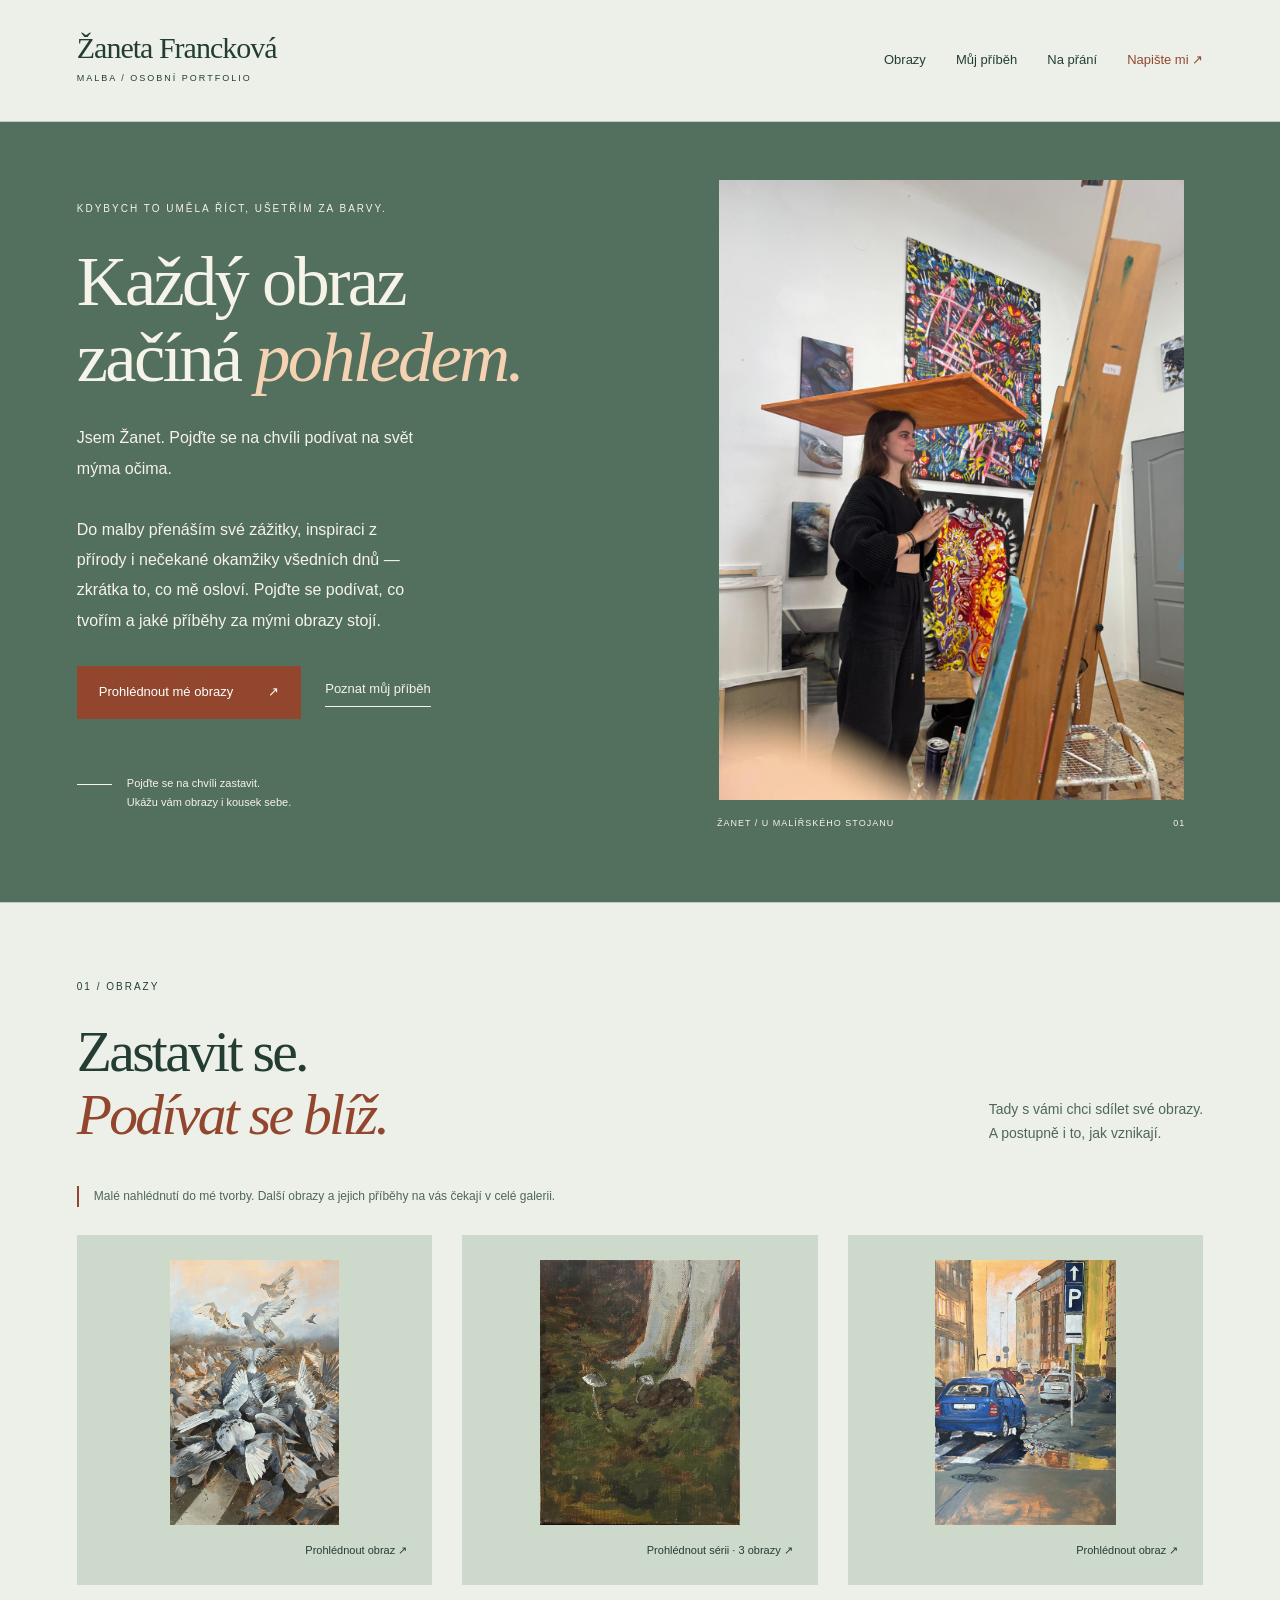
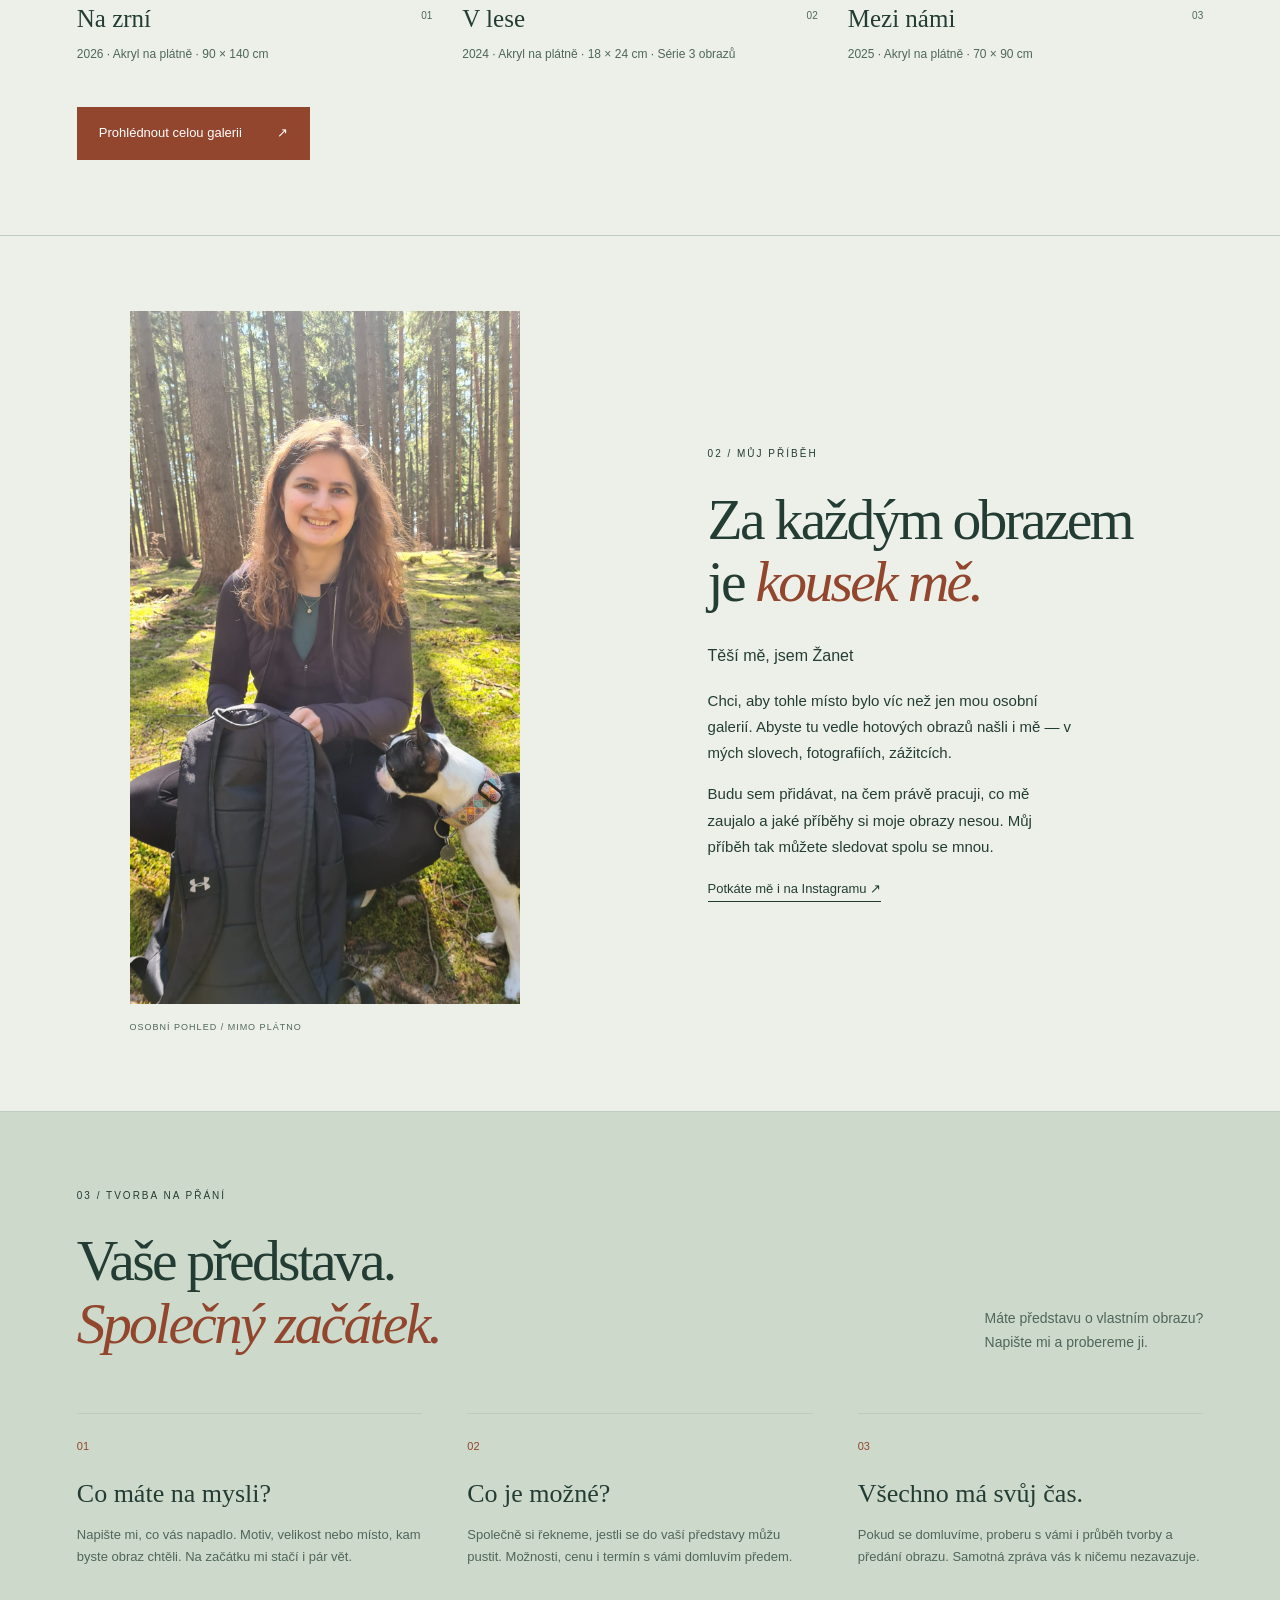
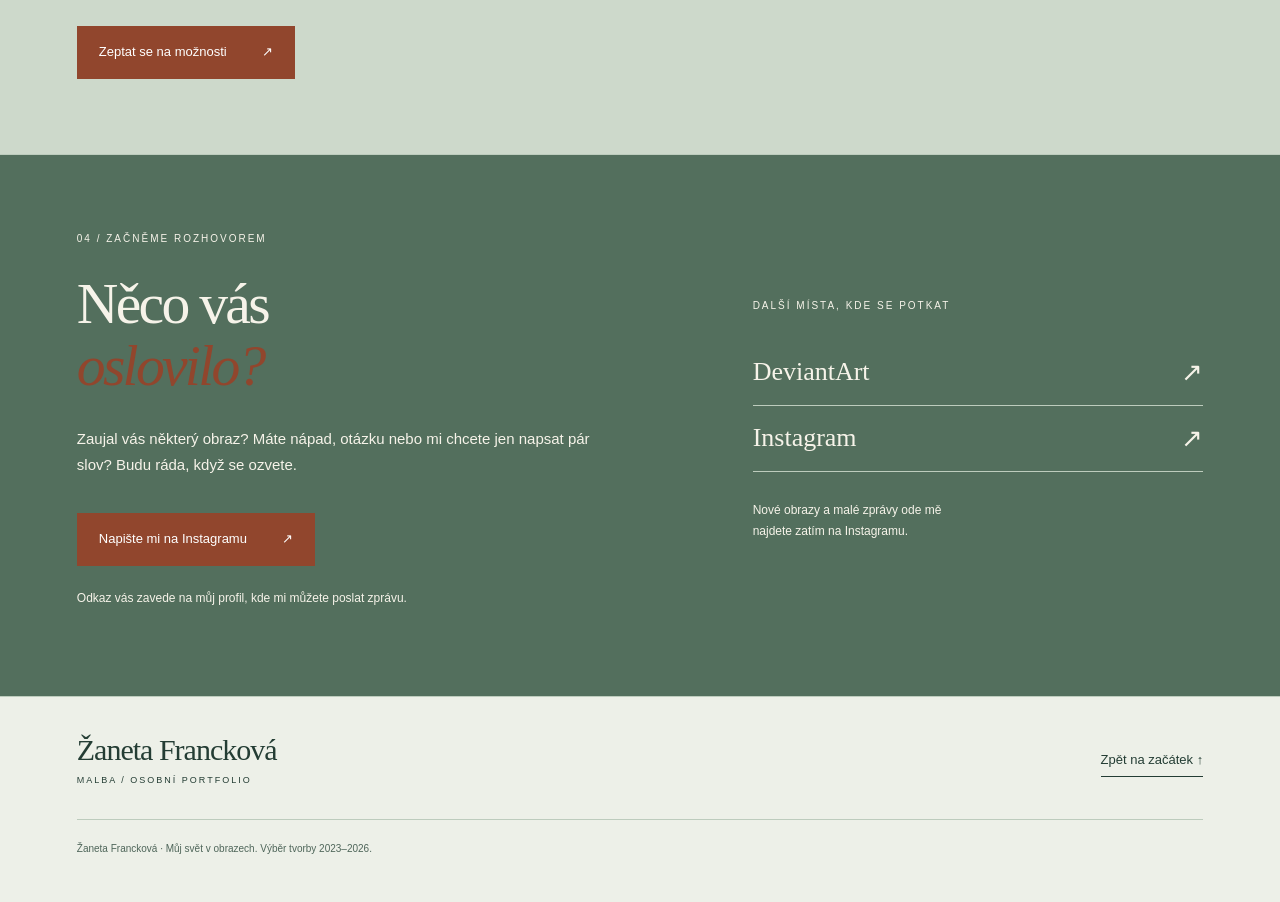
<file: index.html>
<!doctype html>
<html lang="cs">
<head><meta charset="utf-8"><meta name="viewport" content="width=device-width,initial-scale=1"><meta name="robots" content="noindex,nofollow"><title>Žaneta Francková — můj svět v obrazech</title><link rel="stylesheet" href="style.css"><script src="content.js" defer></script><script src="app.js" defer></script><link rel="stylesheet" href="theme.css"></head>
<body>
<a class="skip" href="#obsah">Přejít na obsah</a>

<header><a class="brand" href="#">Žaneta Francková<span>MALBA / OSOBNÍ PORTFOLIO</span></a><nav aria-label="Hlavní navigace"><a href="#galerie">Obrazy</a><a href="#zaneta">Můj příběh</a><a href="#na-prani">Na přání</a><a href="#kontakt">Napište mi ↗</a></nav></header>
<main id="obsah">
<section class="hero">
  <div class="hero-copy"><p class="eyebrow">KDYBYCH TO UMĚLA ŘÍCT, UŠETŘÍM ZA BARVY.</p><h1>Každý obraz<br>začíná <em>pohledem.</em></h1><p class="lead">Jsem Žanet. Pojďte se na chvíli podívat na svět mýma očima.<br><br>Do malby přenáším své zážitky, inspiraci z přírody i nečekané okamžiky všedních dnů — zkrátka to, co mě osloví. Pojďte se podívat, co tvořím a jaké příběhy za mými obrazy stojí.</p><div class="actions"><a class="button" href="#galerie">Prohlédnout mé obrazy <span>↗</span></a><a class="link" href="#zaneta">Poznat můj příběh</a></div><div class="hero-bottom"><span class="tiny-rule"></span><p>Pojďte se na chvíli zastavit.<br><span class="muted">Ukážu vám obrazy i kousek sebe.</span></p></div></div>
  <figure class="hero-photo"><img src="assets/atelier-original.jpg" width="1200" height="1600" alt="Žaneta u malířského stojanu v místnosti s obrazy"><figcaption><span>ŽANET / U MALÍŘSKÉHO STOJANU</span><span>01</span></figcaption></figure>
</section>
<section id="galerie" class="section gallery"><div class="section-head"><div><p class="eyebrow">01 / OBRAZY</p><h2>Zastavit se.<br><em>Podívat se blíž.</em></h2></div><p>Tady s vámi chci sdílet své obrazy.<br>A postupně i to, jak vznikají.</p></div><div class="notice">Malé nahlédnutí do mé tvorby. Další obrazy a jejich příběhy na vás čekají v celé galerii.</div><div class="cards" data-preview-ids="na-zrni,v-lese,mezi-nami"><article data-category="animals"><a class="art-image sand" href="detail.html?id=na-zrni"><img src="assets/obrazy/na-zrni-1.jpg" loading="lazy" alt="Na zrní, akryl na plátně"><span>Prohlédnout obraz ↗</span></a><div class="card-heading"><h3>Na zrní</h3><span>01</span></div><p>2026 · Akryl na plátně · 90 × 140 cm</p></article>
<article data-category="landscape"><a class="art-image sand" href="detail.html?id=v-lese"><img src="assets/obrazy/v-lese-1.jpg" loading="lazy" alt="V lese — část 1, akryl na plátně"><span>Prohlédnout sérii · 3 obrazy ↗</span></a><div class="card-heading"><h3>V lese</h3><span>03</span></div><p>2024 · Akryl na plátně · 18 × 24 cm · Série 3 obrazů</p></article>
<article data-category="city"><a class="art-image sand" href="detail.html?id=mezi-nami"><img src="assets/obrazy/mezi-nami-1.jpg" loading="lazy" alt="Mezi námi, akryl na plátně"><span>Prohlédnout obraz ↗</span></a><div class="card-heading"><h3>Mezi námi</h3><span>12</span></div><p>2025 · Akryl na plátně · 70 × 90 cm</p></article></div><div class="actions"><a class="button" href="galerie.html">Prohlédnout celou galerii <span>↗</span></a></div></section>
<section id="zaneta" class="section about"><figure class="portrait"><img src="assets/portrait-original.jpg" width="1134" height="2016" alt="Žaneta se psem v prosluněném lese"><figcaption>OSOBNÍ POHLED / MIMO PLÁTNO</figcaption></figure><div><p class="eyebrow">02 / MŮJ PŘÍBĚH</p><h2>Za každým obrazem<br>je <em>kousek mě.</em></h2><p class="lead">Těší mě, jsem Žanet</p><p>Chci, aby tohle místo bylo víc než jen mou osobní galerií. Abyste tu vedle hotových obrazů našli i mě — v mých slovech, fotografiích, zážitcích.</p><p>Budu sem přidávat, na čem právě pracuji, co mě zaujalo a jaké příběhy si moje obrazy nesou. Můj příběh tak můžete sledovat spolu se mnou.</p><a class="link" href="https://www.instagram.com/zanet.franckova/" target="_blank" rel="noopener noreferrer">Potkáte mě i na Instagramu ↗</a></div></section>
<section id="na-prani" class="section commissions"><div class="section-head"><div><p class="eyebrow">03 / TVORBA NA PŘÁNÍ</p><h2>Vaše představa.<br><em>Společný začátek.</em></h2></div><p>Máte představu o vlastním obrazu?<br>Napište mi a probereme ji.</p></div><div class="steps"><article><span>01</span><h3>Co máte na mysli?</h3><p>Napište mi, co vás napadlo. Motiv, velikost nebo místo, kam byste obraz chtěli. Na začátku mi stačí i pár vět.</p></article><article><span>02</span><h3>Co je možné?</h3><p>Společně si řekneme, jestli se do vaší představy můžu pustit. Možnosti, cenu i termín s vámi domluvím předem.</p></article><article><span>03</span><h3>Všechno má svůj čas.</h3><p>Pokud se domluvíme, proberu s vámi i průběh tvorby a předání obrazu. Samotná zpráva vás k ničemu nezavazuje.</p></article></div><a class="button" href="#kontakt">Zeptat se na možnosti <span>↗</span></a></section>
<section id="kontakt" class="section contact"><div><p class="eyebrow">04 / ZAČNĚME ROZHOVOREM</p><h2>Něco vás<br><em>oslovilo?</em></h2><p>Zaujal vás některý obraz? Máte nápad, otázku nebo mi chcete jen napsat pár slov? Budu ráda, když se ozvete.</p><a class="button" href="https://www.instagram.com/zanet.franckova/" target="_blank" rel="noopener noreferrer">Napište mi na Instagramu <span>↗</span></a><p class="editor-note">Odkaz vás zavede na můj profil, kde mi můžete poslat zprávu.</p></div><div class="contact-aside"><span class="eyebrow">DALŠÍ MÍSTA, KDE SE POTKAT</span><a href="https://www.deviantart.com/yuri-ppe" target="_blank" rel="noopener noreferrer">DeviantArt <span>↗</span></a><a href="https://www.instagram.com/zanet.franckova/" target="_blank" rel="noopener noreferrer">Instagram <span>↗</span></a><p>Nové obrazy a malé zprávy ode mě<br>najdete zatím na Instagramu.</p></div></section>
</main><footer><div class="footer-top"><a class="brand" href="#">Žaneta Francková<span>MALBA / OSOBNÍ PORTFOLIO</span></a><a class="link" href="#">Zpět na začátek ↑</a></div><p>Žaneta Francková · Můj svět v obrazech. Výběr tvorby 2023–2026.</p></footer>
</body></html>
</file>
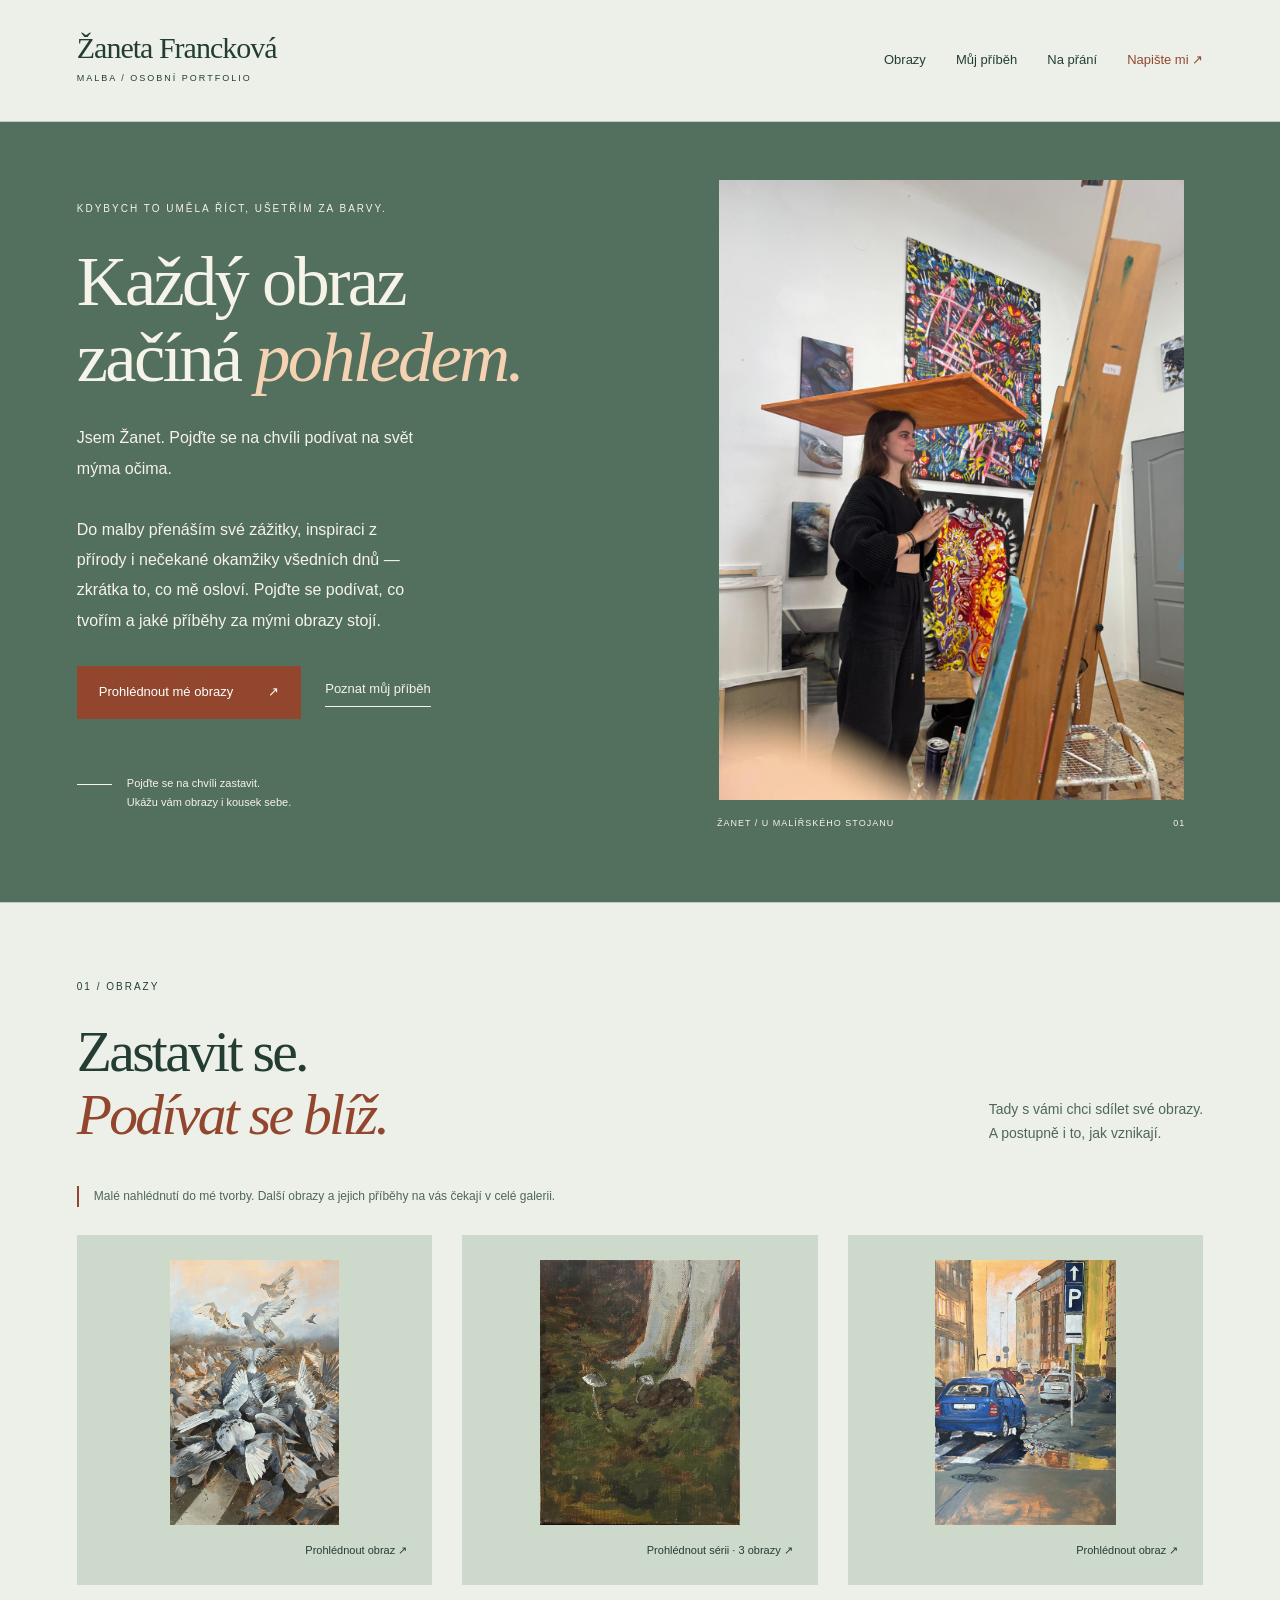
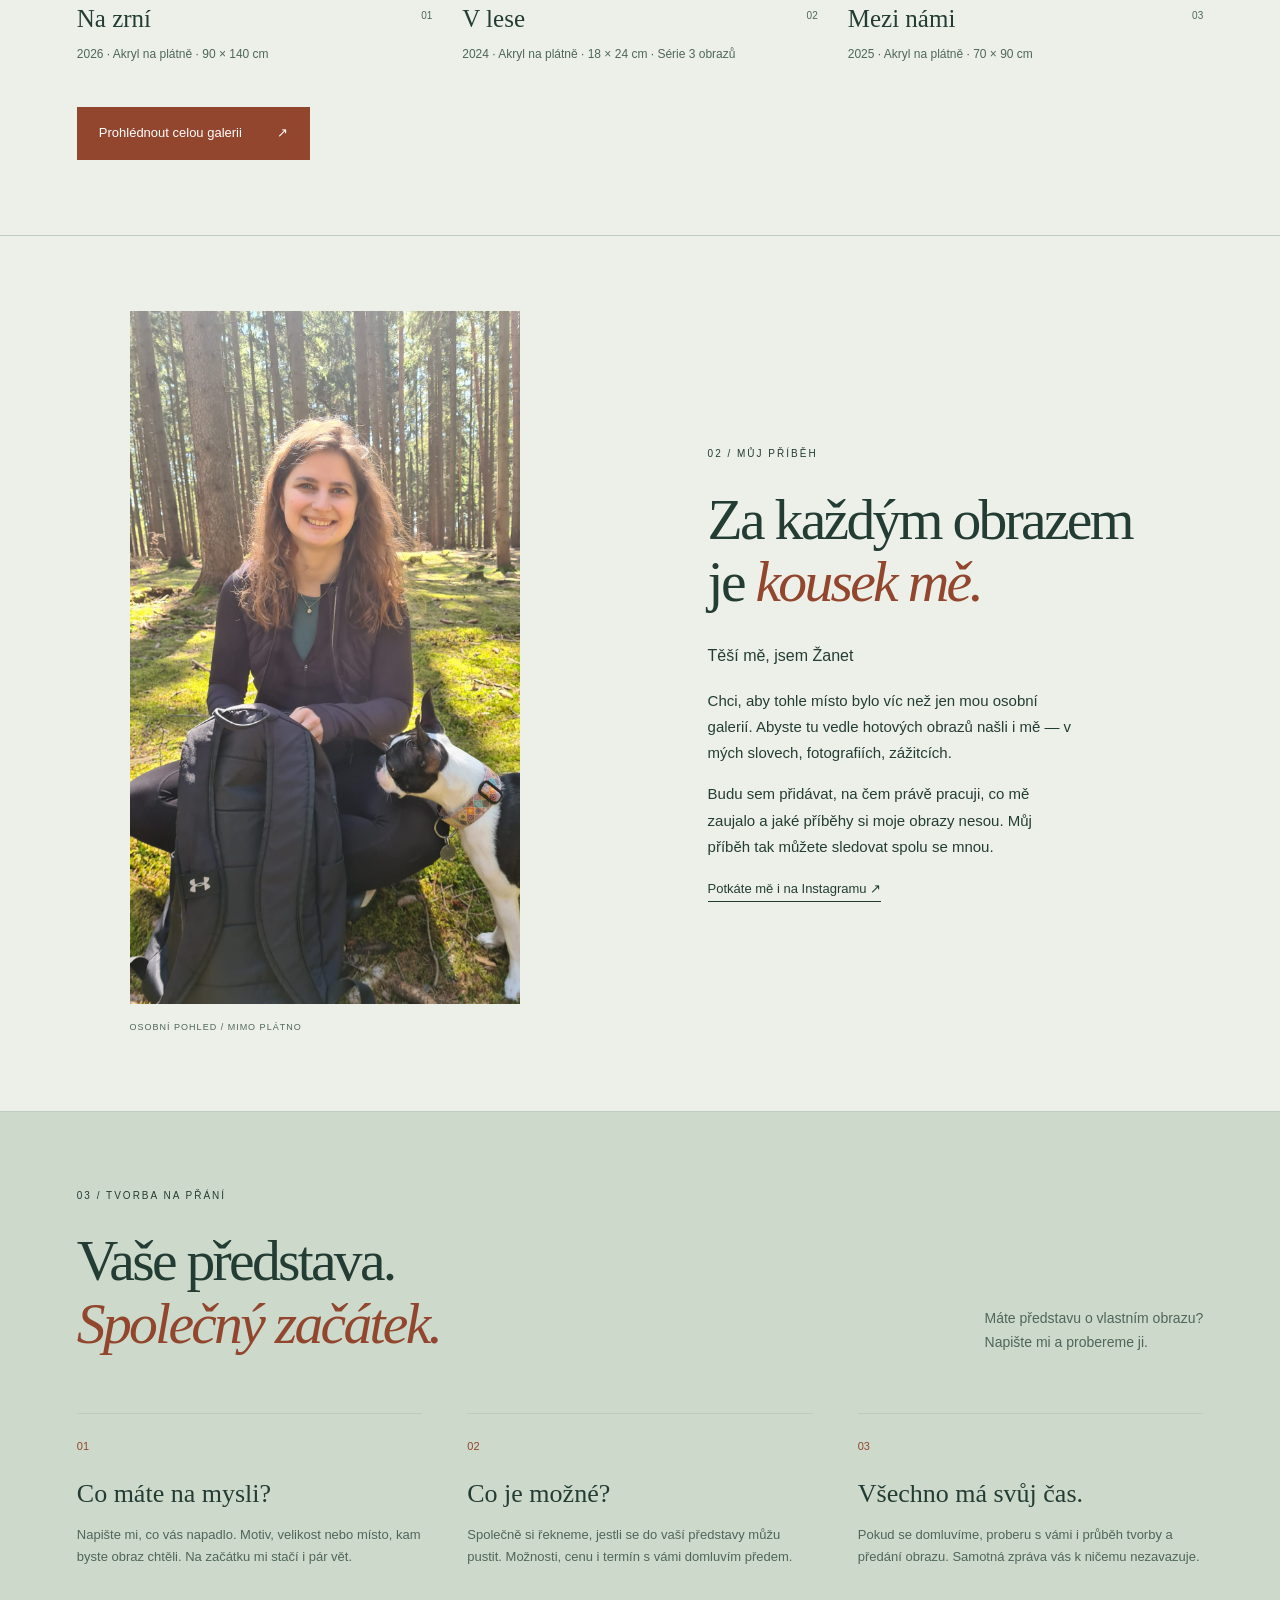
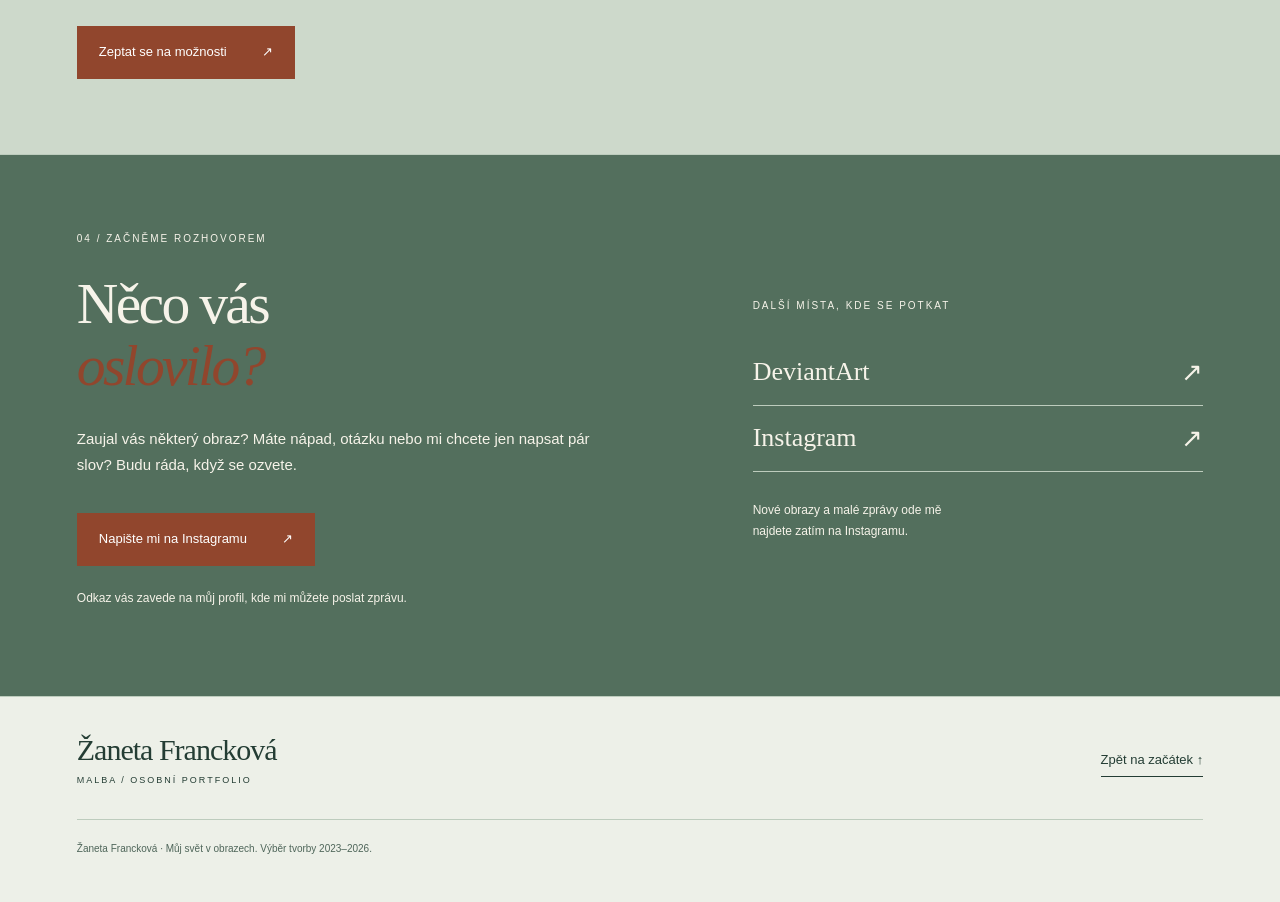
<file: cloudflare-site/index.html>
<!doctype html>
<html lang="cs">
<head><meta charset="utf-8"><meta name="viewport" content="width=device-width,initial-scale=1"><meta name="robots" content="noindex,nofollow"><title>Žaneta Francková — můj svět v obrazech</title><link rel="stylesheet" href="style.css"><script src="content.js" defer></script><script src="app.js" defer></script><link rel="stylesheet" href="theme.css"></head>
<body>
<a class="skip" href="#obsah">Přejít na obsah</a>

<header><a class="brand" href="#">Žaneta Francková<span>MALBA / OSOBNÍ PORTFOLIO</span></a><nav aria-label="Hlavní navigace"><a href="#galerie">Obrazy</a><a href="#zaneta">Můj příběh</a><a href="#na-prani">Na přání</a><a href="#kontakt">Napište mi ↗</a></nav></header>
<main id="obsah">
<section class="hero">
  <div class="hero-copy"><p class="eyebrow">KDYBYCH TO UMĚLA ŘÍCT, UŠETŘÍM ZA BARVY.</p><h1>Každý obraz<br>začíná <em>pohledem.</em></h1><p class="lead">Jsem Žanet. Pojďte se na chvíli podívat na svět mýma očima.<br><br>Do malby přenáším své zážitky, inspiraci z přírody i nečekané okamžiky všedních dnů — zkrátka to, co mě osloví. Pojďte se podívat, co tvořím a jaké příběhy za mými obrazy stojí.</p><div class="actions"><a class="button" href="#galerie">Prohlédnout mé obrazy <span>↗</span></a><a class="link" href="#zaneta">Poznat můj příběh</a></div><div class="hero-bottom"><span class="tiny-rule"></span><p>Pojďte se na chvíli zastavit.<br><span class="muted">Ukážu vám obrazy i kousek sebe.</span></p></div></div>
  <figure class="hero-photo"><img src="assets/atelier-original.jpg" width="1200" height="1600" alt="Žaneta u malířského stojanu v místnosti s obrazy"><figcaption><span>ŽANET / U MALÍŘSKÉHO STOJANU</span><span>01</span></figcaption></figure>
</section>
<section id="galerie" class="section gallery"><div class="section-head"><div><p class="eyebrow">01 / OBRAZY</p><h2>Zastavit se.<br><em>Podívat se blíž.</em></h2></div><p>Tady s vámi chci sdílet své obrazy.<br>A postupně i to, jak vznikají.</p></div><div class="notice">Malé nahlédnutí do mé tvorby. Další obrazy a jejich příběhy na vás čekají v celé galerii.</div><div class="cards" data-preview-ids="na-zrni,v-lese,mezi-nami"><article data-category="animals"><a class="art-image sand" href="detail.html?id=na-zrni"><img src="assets/obrazy/na-zrni-1.jpg" loading="lazy" alt="Na zrní, akryl na plátně"><span>Prohlédnout obraz ↗</span></a><div class="card-heading"><h3>Na zrní</h3><span>01</span></div><p>2026 · Akryl na plátně · 90 × 140 cm</p></article>
<article data-category="landscape"><a class="art-image sand" href="detail.html?id=v-lese"><img src="assets/obrazy/v-lese-1.jpg" loading="lazy" alt="V lese — část 1, akryl na plátně"><span>Prohlédnout sérii · 3 obrazy ↗</span></a><div class="card-heading"><h3>V lese</h3><span>03</span></div><p>2024 · Akryl na plátně · 18 × 24 cm · Série 3 obrazů</p></article>
<article data-category="city"><a class="art-image sand" href="detail.html?id=mezi-nami"><img src="assets/obrazy/mezi-nami-1.jpg" loading="lazy" alt="Mezi námi, akryl na plátně"><span>Prohlédnout obraz ↗</span></a><div class="card-heading"><h3>Mezi námi</h3><span>12</span></div><p>2025 · Akryl na plátně · 70 × 90 cm</p></article></div><div class="actions"><a class="button" href="galerie.html">Prohlédnout celou galerii <span>↗</span></a></div></section>
<section id="zaneta" class="section about"><figure class="portrait"><img src="assets/portrait-original.jpg" width="1134" height="2016" alt="Žaneta se psem v prosluněném lese"><figcaption>OSOBNÍ POHLED / MIMO PLÁTNO</figcaption></figure><div><p class="eyebrow">02 / MŮJ PŘÍBĚH</p><h2>Za každým obrazem<br>je <em>kousek mě.</em></h2><p class="lead">Těší mě, jsem Žanet</p><p>Chci, aby tohle místo bylo víc než jen mou osobní galerií. Abyste tu vedle hotových obrazů našli i mě — v mých slovech, fotografiích, zážitcích.</p><p>Budu sem přidávat, na čem právě pracuji, co mě zaujalo a jaké příběhy si moje obrazy nesou. Můj příběh tak můžete sledovat spolu se mnou.</p><a class="link" href="https://www.instagram.com/zanet.franckova/" target="_blank" rel="noopener noreferrer">Potkáte mě i na Instagramu ↗</a></div></section>
<section id="na-prani" class="section commissions"><div class="section-head"><div><p class="eyebrow">03 / TVORBA NA PŘÁNÍ</p><h2>Vaše představa.<br><em>Společný začátek.</em></h2></div><p>Máte představu o vlastním obrazu?<br>Napište mi a probereme ji.</p></div><div class="steps"><article><span>01</span><h3>Co máte na mysli?</h3><p>Napište mi, co vás napadlo. Motiv, velikost nebo místo, kam byste obraz chtěli. Na začátku mi stačí i pár vět.</p></article><article><span>02</span><h3>Co je možné?</h3><p>Společně si řekneme, jestli se do vaší představy můžu pustit. Možnosti, cenu i termín s vámi domluvím předem.</p></article><article><span>03</span><h3>Všechno má svůj čas.</h3><p>Pokud se domluvíme, proberu s vámi i průběh tvorby a předání obrazu. Samotná zpráva vás k ničemu nezavazuje.</p></article></div><a class="button" href="#kontakt">Zeptat se na možnosti <span>↗</span></a></section>
<section id="kontakt" class="section contact"><div><p class="eyebrow">04 / ZAČNĚME ROZHOVOREM</p><h2>Něco vás<br><em>oslovilo?</em></h2><p>Zaujal vás některý obraz? Máte nápad, otázku nebo mi chcete jen napsat pár slov? Budu ráda, když se ozvete.</p><a class="button" href="https://www.instagram.com/zanet.franckova/" target="_blank" rel="noopener noreferrer">Napište mi na Instagramu <span>↗</span></a><p class="editor-note">Odkaz vás zavede na můj profil, kde mi můžete poslat zprávu.</p></div><div class="contact-aside"><span class="eyebrow">DALŠÍ MÍSTA, KDE SE POTKAT</span><a href="https://www.deviantart.com/yuri-ppe" target="_blank" rel="noopener noreferrer">DeviantArt <span>↗</span></a><a href="https://www.instagram.com/zanet.franckova/" target="_blank" rel="noopener noreferrer">Instagram <span>↗</span></a><p>Nové obrazy a malé zprávy ode mě<br>najdete zatím na Instagramu.</p></div></section>
</main><footer><div class="footer-top"><a class="brand" href="#">Žaneta Francková<span>MALBA / OSOBNÍ PORTFOLIO</span></a><a class="link" href="#">Zpět na začátek ↑</a></div><p>Žaneta Francková · Můj svět v obrazech. Výběr tvorby 2023–2026.</p></footer>
</body></html>
</file>
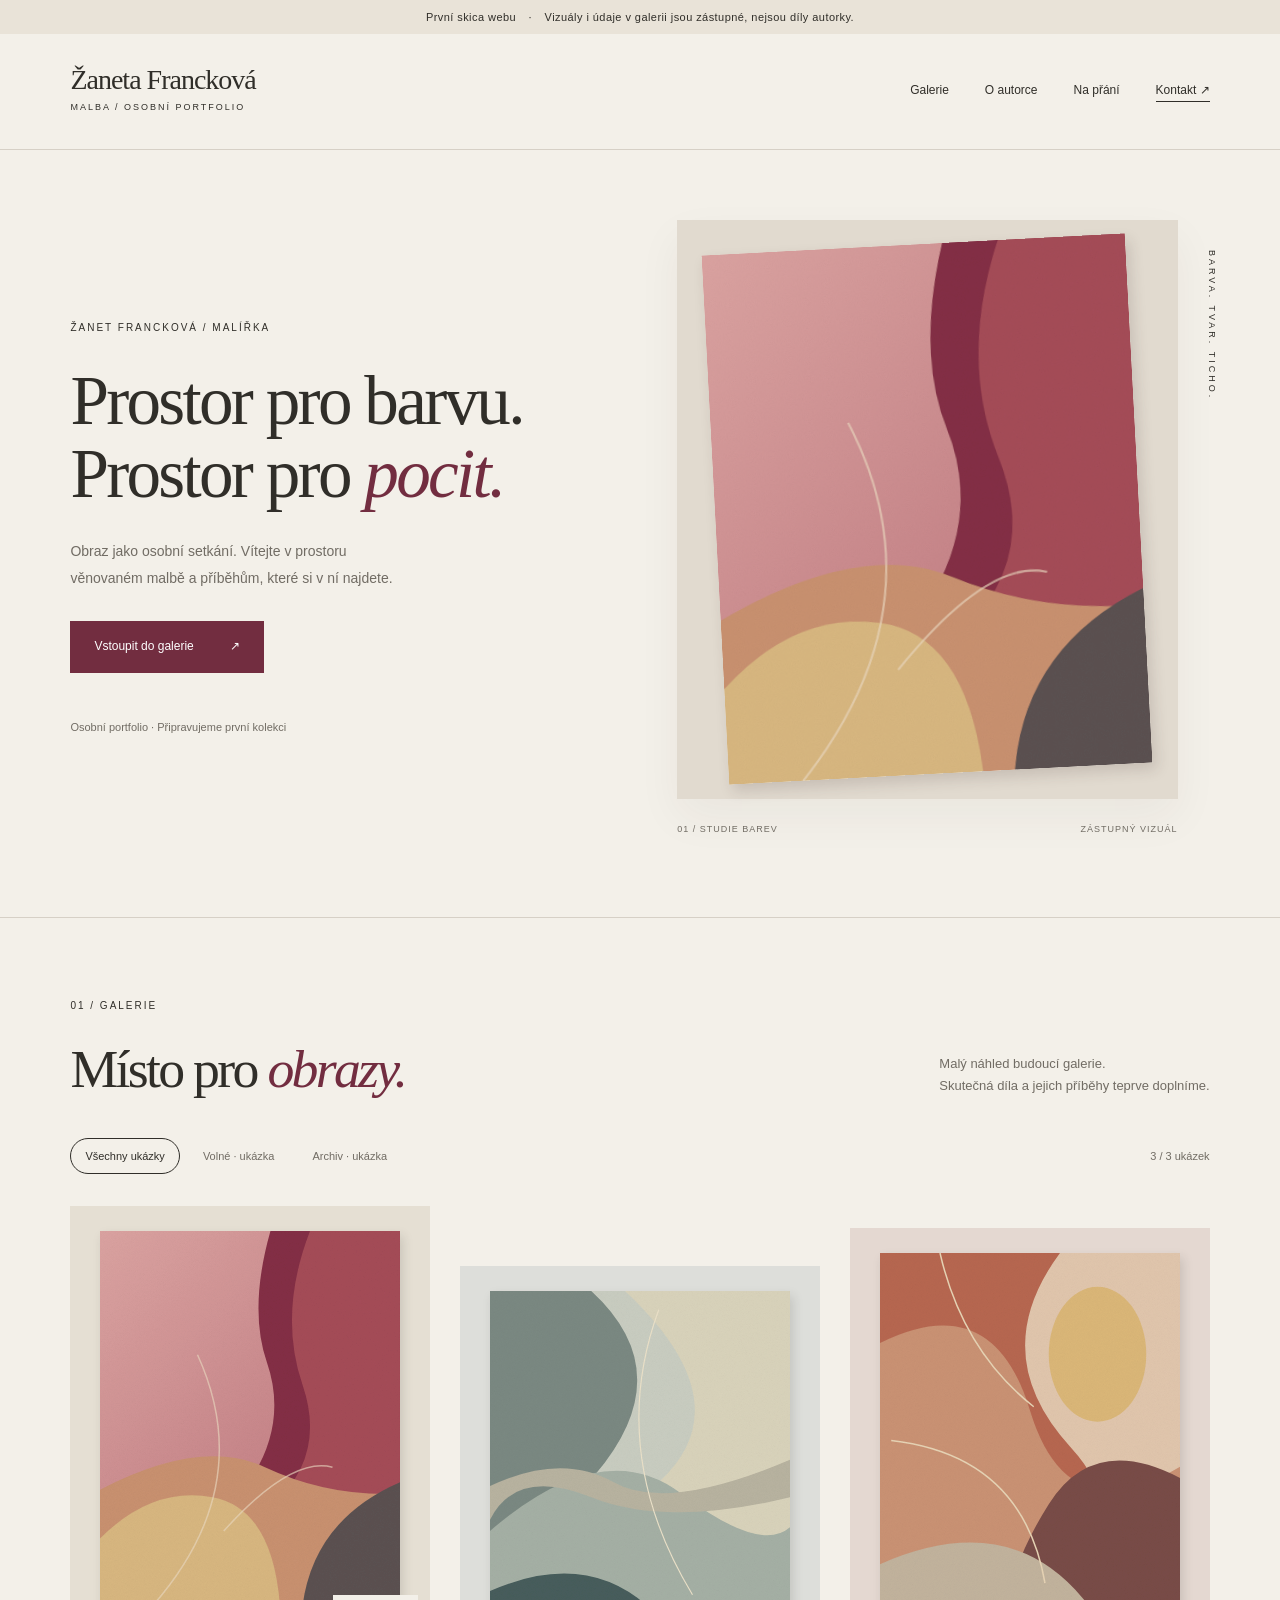
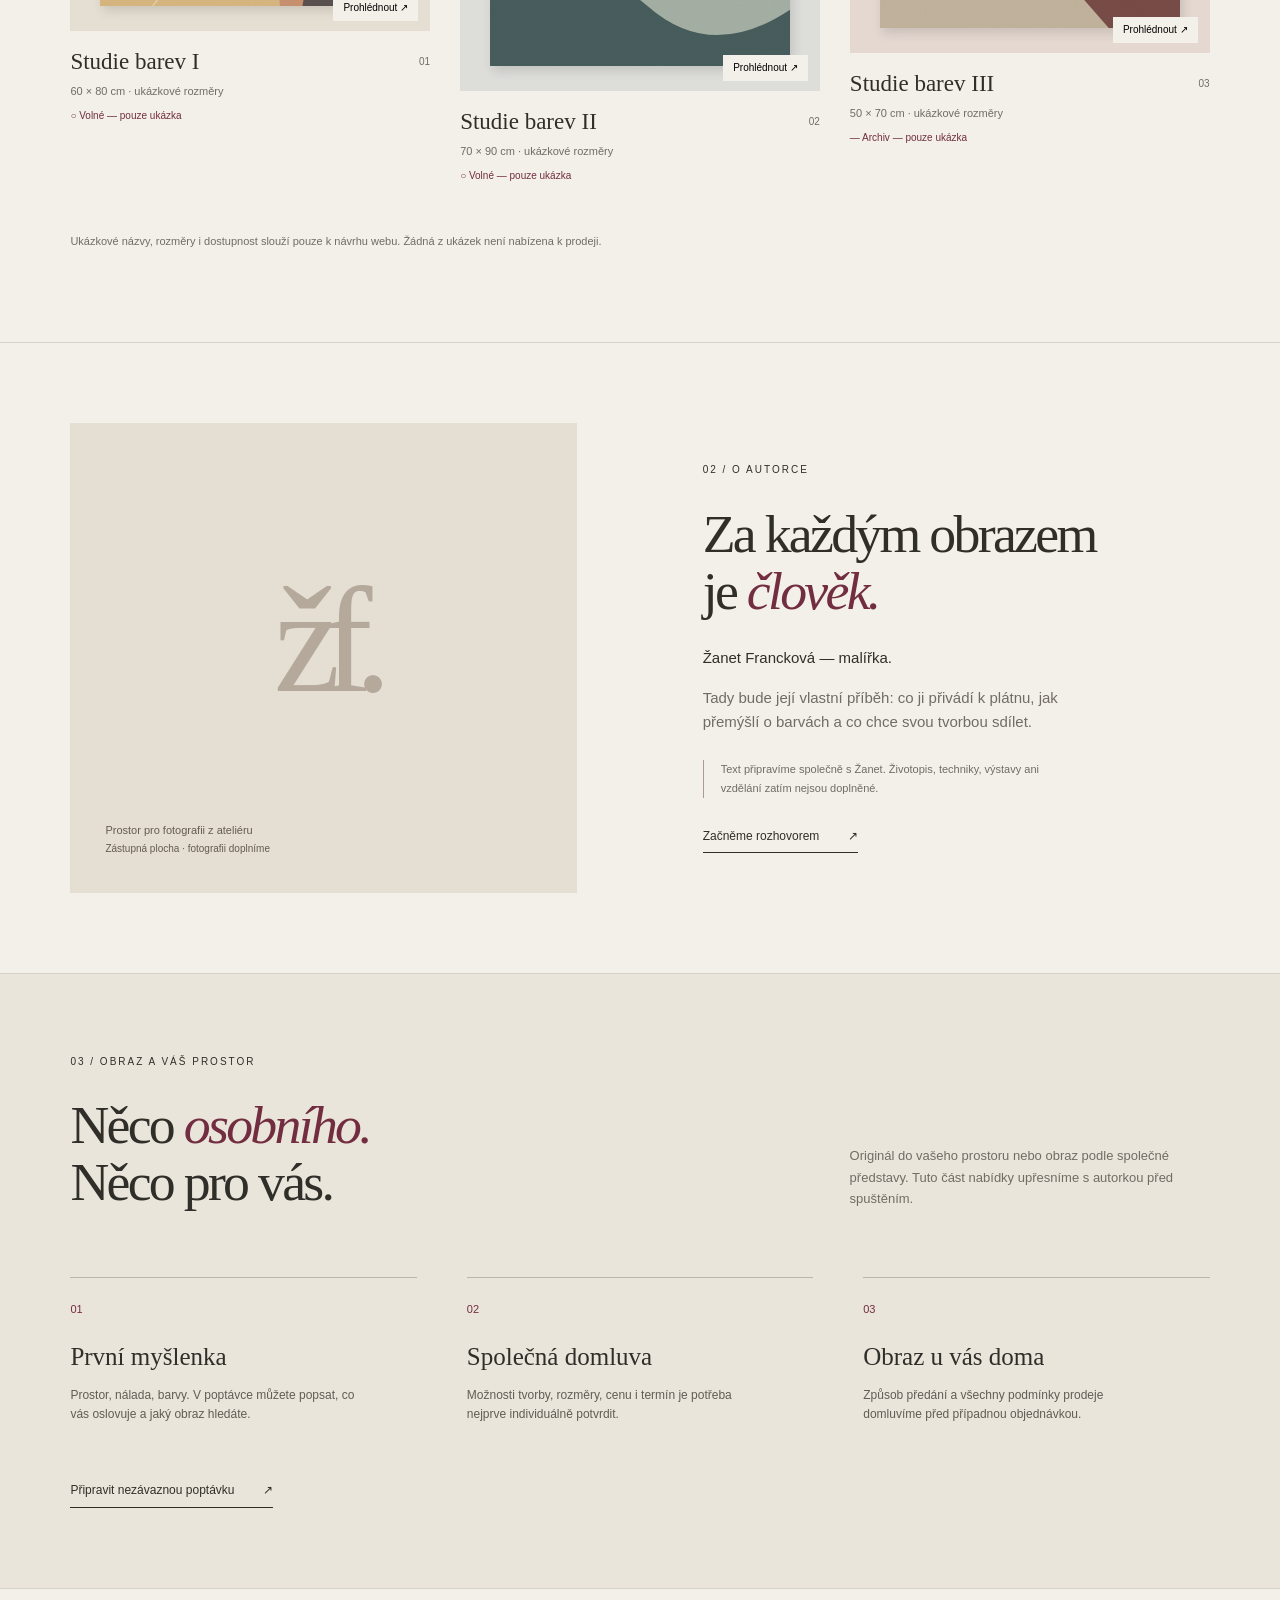
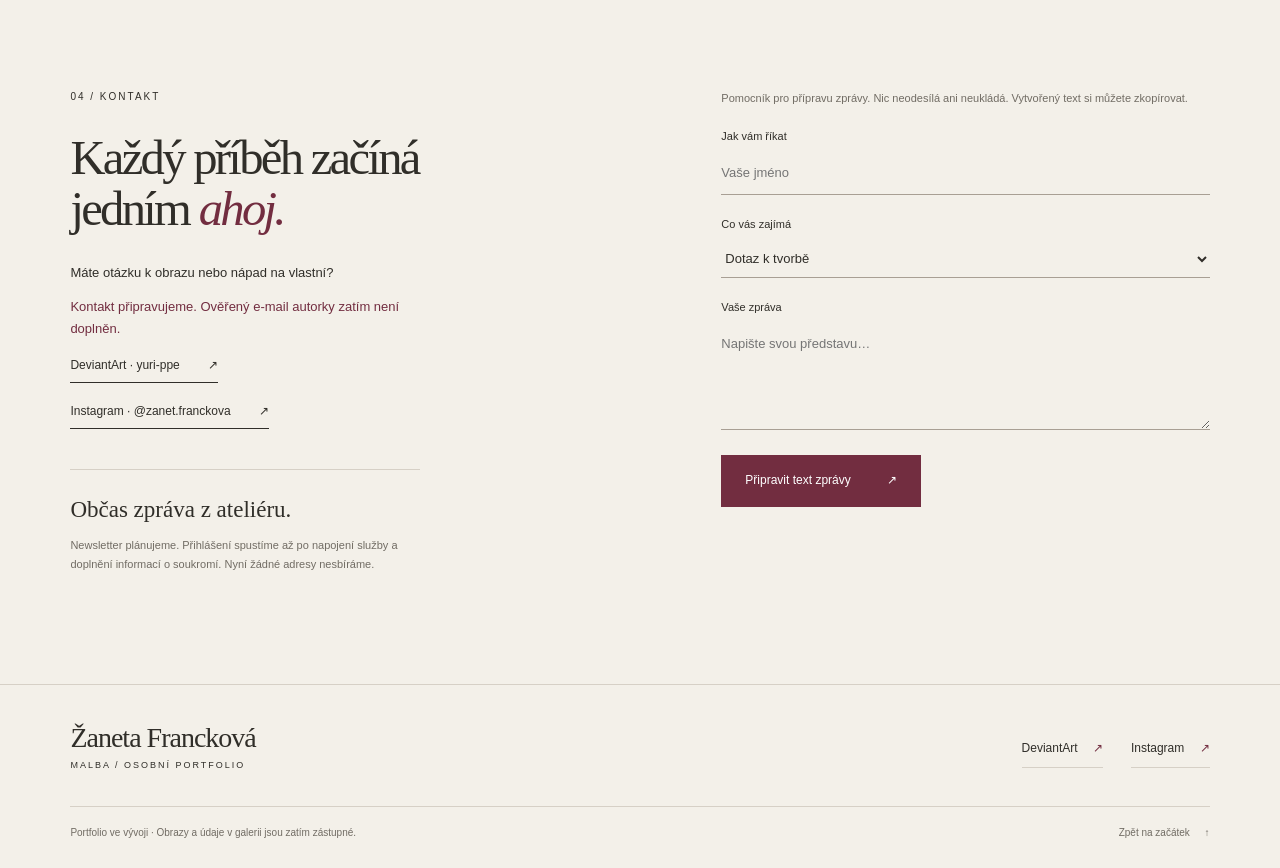
<file: public/index.html>
<!doctype html>
<html lang="cs">
<head>
  <meta charset="utf-8">
  <meta name="viewport" content="width=device-width, initial-scale=1">
  <title>Žanet Francková — malba & osobní portfolio</title>
  <meta name="description" content="Osobní umělecký web Žanet Franckové. Připravovaná galerie obrazů, originálů a zakázkové tvorby.">
  <meta name="robots" content="noindex, nofollow">
  <meta name="theme-color" content="#f3f0e9">
  <link rel="icon" href="assets/favicon.svg" type="image/svg+xml">
  <link rel="stylesheet" href="style.css">
  <script src="content.js" defer></script>
  <script src="app.js" defer></script>
</head>
<body>
  <a class="skip" href="#obsah">Přejít na obsah</a>
  <div class="preview-note">První skica webu <span>·</span> Vizuály i údaje v galerii jsou zástupné, nejsou díly autorky.</div>
  <header class="header">
    <a class="wordmark" href="#" aria-label="Žaneta Francková, úvod">Žaneta Francková<span>malba / osobní portfolio</span></a>
    <nav aria-label="Hlavní navigace"><a href="#galerie">Galerie</a><a href="#o-autorce">O autorce</a><a href="#zakazky">Na přání</a><a class="nav-contact" href="#kontakt">Kontakt <span aria-hidden="true">↗</span></a></nav>
  </header>
  <main id="obsah">
    <section class="hero" aria-labelledby="hero-title">
      <div class="hero-copy"><p class="eyebrow">ŽANET FRANCKOVÁ / MALÍŘKA</p><h1 id="hero-title">Prostor pro barvu.<br>Prostor pro <em>pocit.</em></h1><p class="intro">Obraz jako osobní setkání. Vítejte v prostoru věnovaném malbě a příběhům, které si v ní najdete.</p><a class="button" href="#galerie">Vstoupit do galerie <span aria-hidden="true">↗</span></a><p class="small hero-foot">Osobní portfolio · Připravujeme první kolekci</p></div>
      <figure class="hero-art"><div class="art-stage"><img src="assets/study-01.svg" width="800" height="1000" alt="Zástupná grafická kompozice v tónech růžové, vínové a okrové; nejde o dílo Žanet Franckové."></div><figcaption><span>01 / Studie barev</span><span>Zástupný vizuál</span></figcaption><span class="side-note" aria-hidden="true">BARVA. TVAR. TICHO.</span></figure>
    </section>
    <section id="galerie" class="gallery section" aria-labelledby="gallery-title">
      <div class="section-head"><div><p class="eyebrow">01 / GALERIE</p><h2 id="gallery-title">Místo pro <em>obrazy.</em></h2></div><p>Malý náhled budoucí galerie.<br>Skutečná díla a jejich příběhy teprve doplníme.</p></div>
      <div class="gallery-toolbar"><div class="filters" role="group" aria-label="Filtrovat ukázky"><button type="button" class="active" data-filter="all" aria-pressed="true">Všechny ukázky</button><button type="button" data-filter="available" aria-pressed="false">Volné · ukázka</button><button type="button" data-filter="archive" aria-pressed="false">Archiv · ukázka</button></div><p id="gallery-count" class="small" aria-live="polite"></p></div>
      <div id="artworks" class="artworks"></div><noscript><p>Pro filtrování a detail ukázek zapněte JavaScript. Zobrazený úvodní vizuál je pouze zástupný; galerie skutečných děl se připravuje.</p></noscript>
      <p class="small gallery-disclaimer">Ukázkové názvy, rozměry i dostupnost slouží pouze k návrhu webu. Žádná z ukázek není nabízena k prodeji.</p>
    </section>
    <section id="o-autorce" class="about section" aria-labelledby="about-title"><div class="portrait-placeholder"><span class="monogram" aria-hidden="true">žf.</span><span>Prostor pro fotografii z ateliéru<br><small>Zástupná plocha · fotografii doplníme</small></span></div><div class="about-copy"><p class="eyebrow">02 / O AUTORCE</p><h2 id="about-title">Za každým obrazem<br>je <em>člověk.</em></h2><p>Žanet Francková — malířka.</p><p class="muted">Tady bude její vlastní příběh: co ji přivádí k plátnu, jak přemýšlí o barvách a co chce svou tvorbou sdílet.</p><p class="small editorial-note">Text připravíme společně s Žanet. Životopis, techniky, výstavy ani vzdělání zatím nejsou doplněné.</p><a class="text-link" href="#kontakt">Začněme rozhovorem <span aria-hidden="true">↗</span></a></div></section>
    <section id="zakazky" class="commissions section" aria-labelledby="commissions-title"><p class="eyebrow">03 / OBRAZ A VÁŠ PROSTOR</p><div class="section-head"><h2 id="commissions-title">Něco <em>osobního.</em><br>Něco pro vás.</h2><p>Originál do vašeho prostoru nebo obraz podle společné představy. Tuto část nabídky upřesníme s autorkou před spuštěním.</p></div><div class="steps"><article><span>01</span><h3>První myšlenka</h3><p>Prostor, nálada, barvy. V poptávce můžete popsat, co vás oslovuje a jaký obraz hledáte.</p></article><article><span>02</span><h3>Společná domluva</h3><p>Možnosti tvorby, rozměry, cenu i termín je potřeba nejprve individuálně potvrdit.</p></article><article><span>03</span><h3>Obraz u vás doma</h3><p>Způsob předání a všechny podmínky prodeje domluvíme před případnou objednávkou.</p></article></div><a class="text-link" href="#kontakt">Připravit nezávaznou poptávku <span aria-hidden="true">↗</span></a></section>
    <section id="kontakt" class="contact section" aria-labelledby="contact-title"><div><p class="eyebrow">04 / KONTAKT</p><h2 id="contact-title">Každý příběh začíná<br>jedním <em>ahoj.</em></h2><p>Máte otázku k obrazu nebo nápad na vlastní?</p><p class="contact-status">Kontakt připravujeme. Ověřený e-mail autorky zatím není doplněn.</p><nav aria-label="Sociální profily"><p><a class="text-link" href="https://www.deviantart.com/yuri-ppe" target="_blank" rel="noopener noreferrer" aria-label="DeviantArt — yuri-ppe (otevře se v nové kartě)">DeviantArt · yuri-ppe <span aria-hidden="true">↗</span></a></p><p><a class="text-link" href="https://www.instagram.com/zanet.franckova/" target="_blank" rel="noopener noreferrer" aria-label="Instagram — @zanet.franckova (otevře se v nové kartě)">Instagram · @zanet.franckova <span aria-hidden="true">↗</span></a></p></nav><div class="newsletter"><h3>Občas zpráva z ateliéru.</h3><p>Newsletter plánujeme. Přihlášení spustíme až po napojení služby a doplnění informací o soukromí. Nyní žádné adresy nesbíráme.</p></div></div><form id="inquiry-form"><p class="form-note">Pomocník pro přípravu zprávy. Nic neodesílá ani neukládá. Vytvořený text si můžete zkopírovat.</p><label for="name">Jak vám říkat</label><input id="name" name="name" autocomplete="name" maxlength="100" required placeholder="Vaše jméno"><label for="interest">Co vás zajímá</label><select id="interest" name="interest"><option>Dotaz k tvorbě</option><option>Originální obraz</option><option>Zakázková tvorba</option></select><label for="message">Vaše zpráva</label><textarea id="message" name="message" rows="4" maxlength="4000" required placeholder="Napište svou představu…"></textarea><button type="submit" class="button">Připravit text zprávy <span aria-hidden="true">↗</span></button><div id="draft" hidden><label for="draft-text">Text ke zkopírování</label><textarea id="draft-text" rows="7" readonly></textarea><button type="button" id="copy-draft" class="text-link">Zkopírovat text</button><p id="copy-status" class="small" role="status"></p></div></form></section>
  </main>
  <footer class="site-footer">
    <div class="footer-top">
      <a class="wordmark" href="#" aria-label="Žaneta Francková — zpět na úvod">Žaneta Francková<span>malba / osobní portfolio</span></a>
      <nav class="footer-socials" aria-label="Další tvorba na sociálních sítích">
        <a href="https://www.deviantart.com/yuri-ppe" target="_blank" rel="noopener noreferrer" aria-label="DeviantArt (otevře se v nové kartě)">DeviantArt <span aria-hidden="true">↗</span></a>
        <a href="https://www.instagram.com/zanet.franckova/" target="_blank" rel="noopener noreferrer" aria-label="Instagram (otevře se v nové kartě)">Instagram <span aria-hidden="true">↗</span></a>
      </nav>
    </div>
    <div class="footer-bottom">
      <p>Portfolio ve vývoji · Obrazy a údaje v galerii jsou zatím zástupné.</p>
      <a href="#">Zpět na začátek <span aria-hidden="true">↑</span></a>
    </div>
  </footer>
  <dialog id="art-dialog" aria-labelledby="detail-title"><button id="close-dialog" class="close" type="button" aria-label="Zavřít detail">×</button><div id="detail-content"></div></dialog>
</body>
</html>
</file>
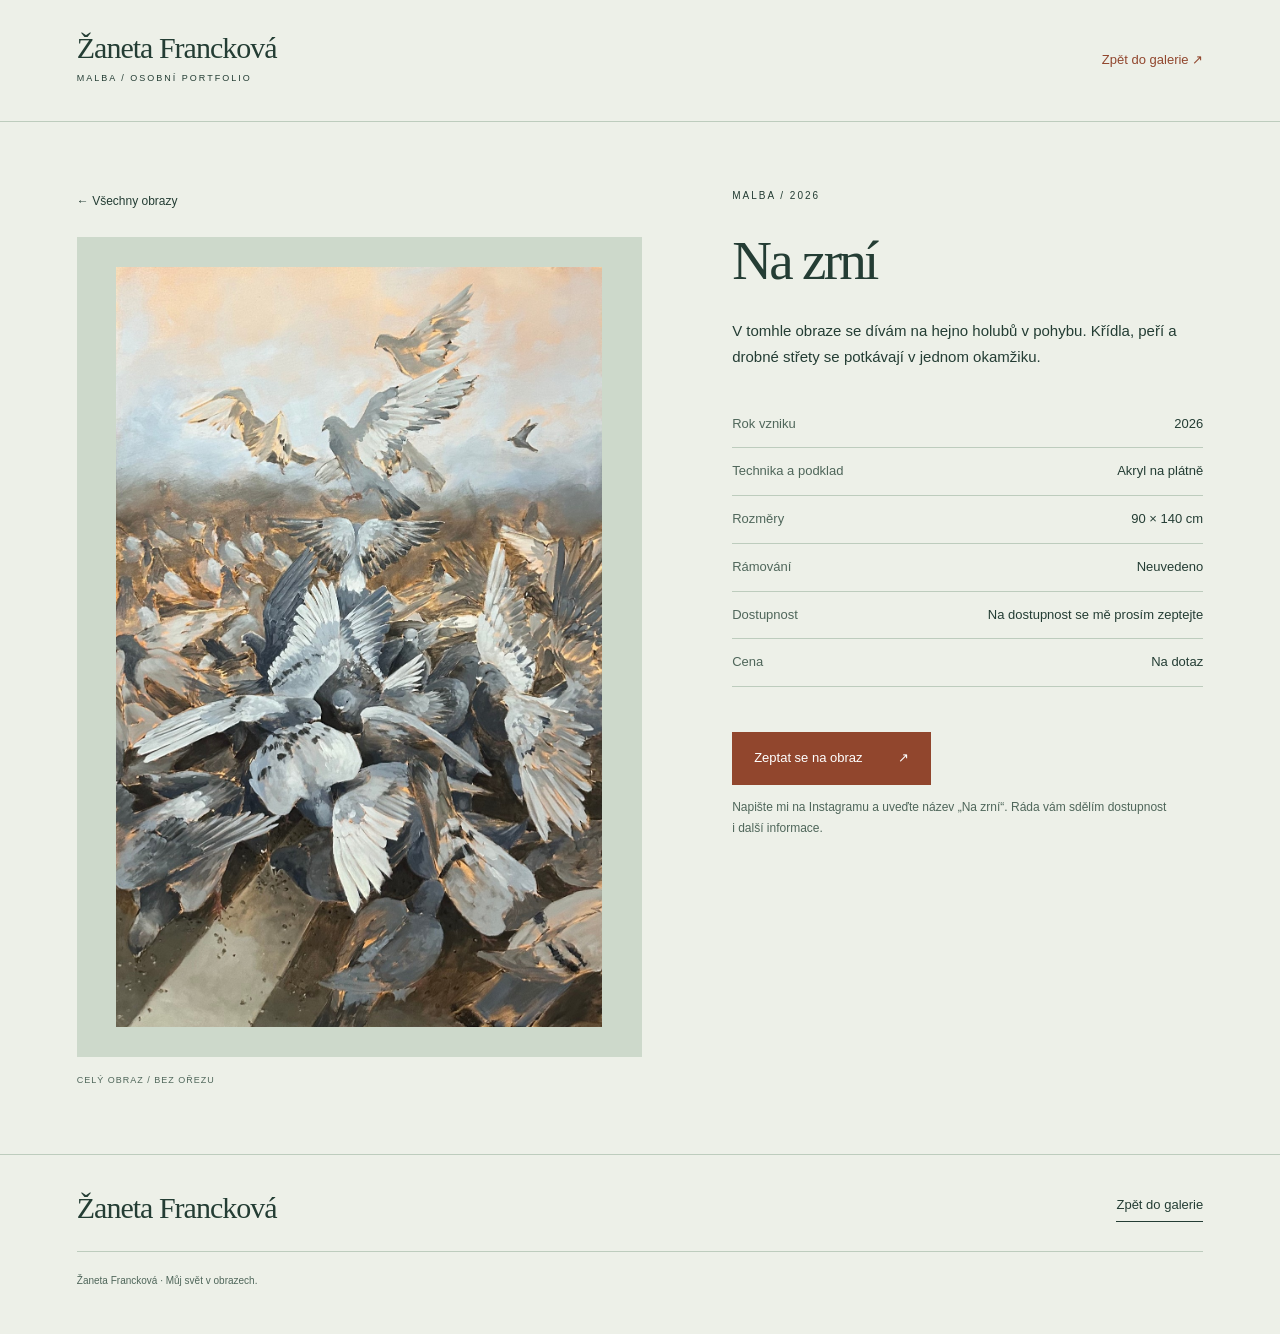
<file: detail.html>
<!doctype html><html lang="cs"><head><meta charset="utf-8"><meta name="viewport" content="width=device-width,initial-scale=1"><meta name="robots" content="noindex,nofollow"><title>Obrazy — Žaneta Francková</title><link rel="stylesheet" href="style.css"><script src="content.js" defer></script><script src="app.js" defer></script><link rel="stylesheet" href="theme.css"></head><body><a class="skip" href="#obsah">Přejít na obsah</a><header><a class="brand" href="index.html">Žaneta Francková<span>MALBA / OSOBNÍ PORTFOLIO</span></a><nav aria-label="Navigace detailu"><a href="galerie.html">Zpět do galerie ↗</a></nav></header><main id="obsah"><section class="detail"><figure><a class="back" href="galerie.html">← Všechny obrazy</a><a class="art-image sand" href="assets/obrazy/na-zrni-1.jpg" id="full-image" target="_blank" rel="noopener" aria-label="Otevřít fotografii obrazu v nové kartě"><img id="detail-image" src="assets/obrazy/na-zrni-1.jpg" alt="Na zrní — akryl na plátně"></a><figcaption>CELÝ OBRAZ / BEZ OŘEZU</figcaption><div id="series-images" class="series-images" role="group" aria-label="Obrazy v sérii" hidden></div></figure><div class="detail-copy"><p class="eyebrow" id="detail-kind">MALBA / 2026</p><h1 id="detail-title">Na zrní</h1><p id="detail-story">V tomhle obraze se dívám na hejno holubů v pohybu.</p><dl class="details-list"><div><dt>Rok vzniku</dt><dd>2026</dd></div><div><dt>Technika a podklad</dt><dd>Akryl na plátně</dd></div><div><dt>Rozměry</dt><dd>90 × 140 cm</dd></div><div><dt>Rámování</dt><dd>Neuvedeno</dd></div><div><dt>Dostupnost</dt><dd>Na dostupnost se mě prosím zeptejte</dd></div><div><dt>Cena</dt><dd>Na dotaz</dd></div></dl><a class="button" id="art-contact" href="https://www.instagram.com/zanet.franckova/" target="_blank" rel="noopener noreferrer">Zeptat se na obraz <span>↗</span></a><p class="editor-note" id="contact-hint">Napište mi na Instagramu a uveďte název obrazu.</p><noscript><p>Pro přepínání detailů jednotlivých obrazů prosím povolte JavaScript.</p></noscript></div></section></main><footer><div class="footer-top"><a class="brand" href="index.html">Žaneta Francková</a><a class="link" href="galerie.html">Zpět do galerie</a></div><p>Žaneta Francková · Můj svět v obrazech.</p></footer></body></html>
</file>
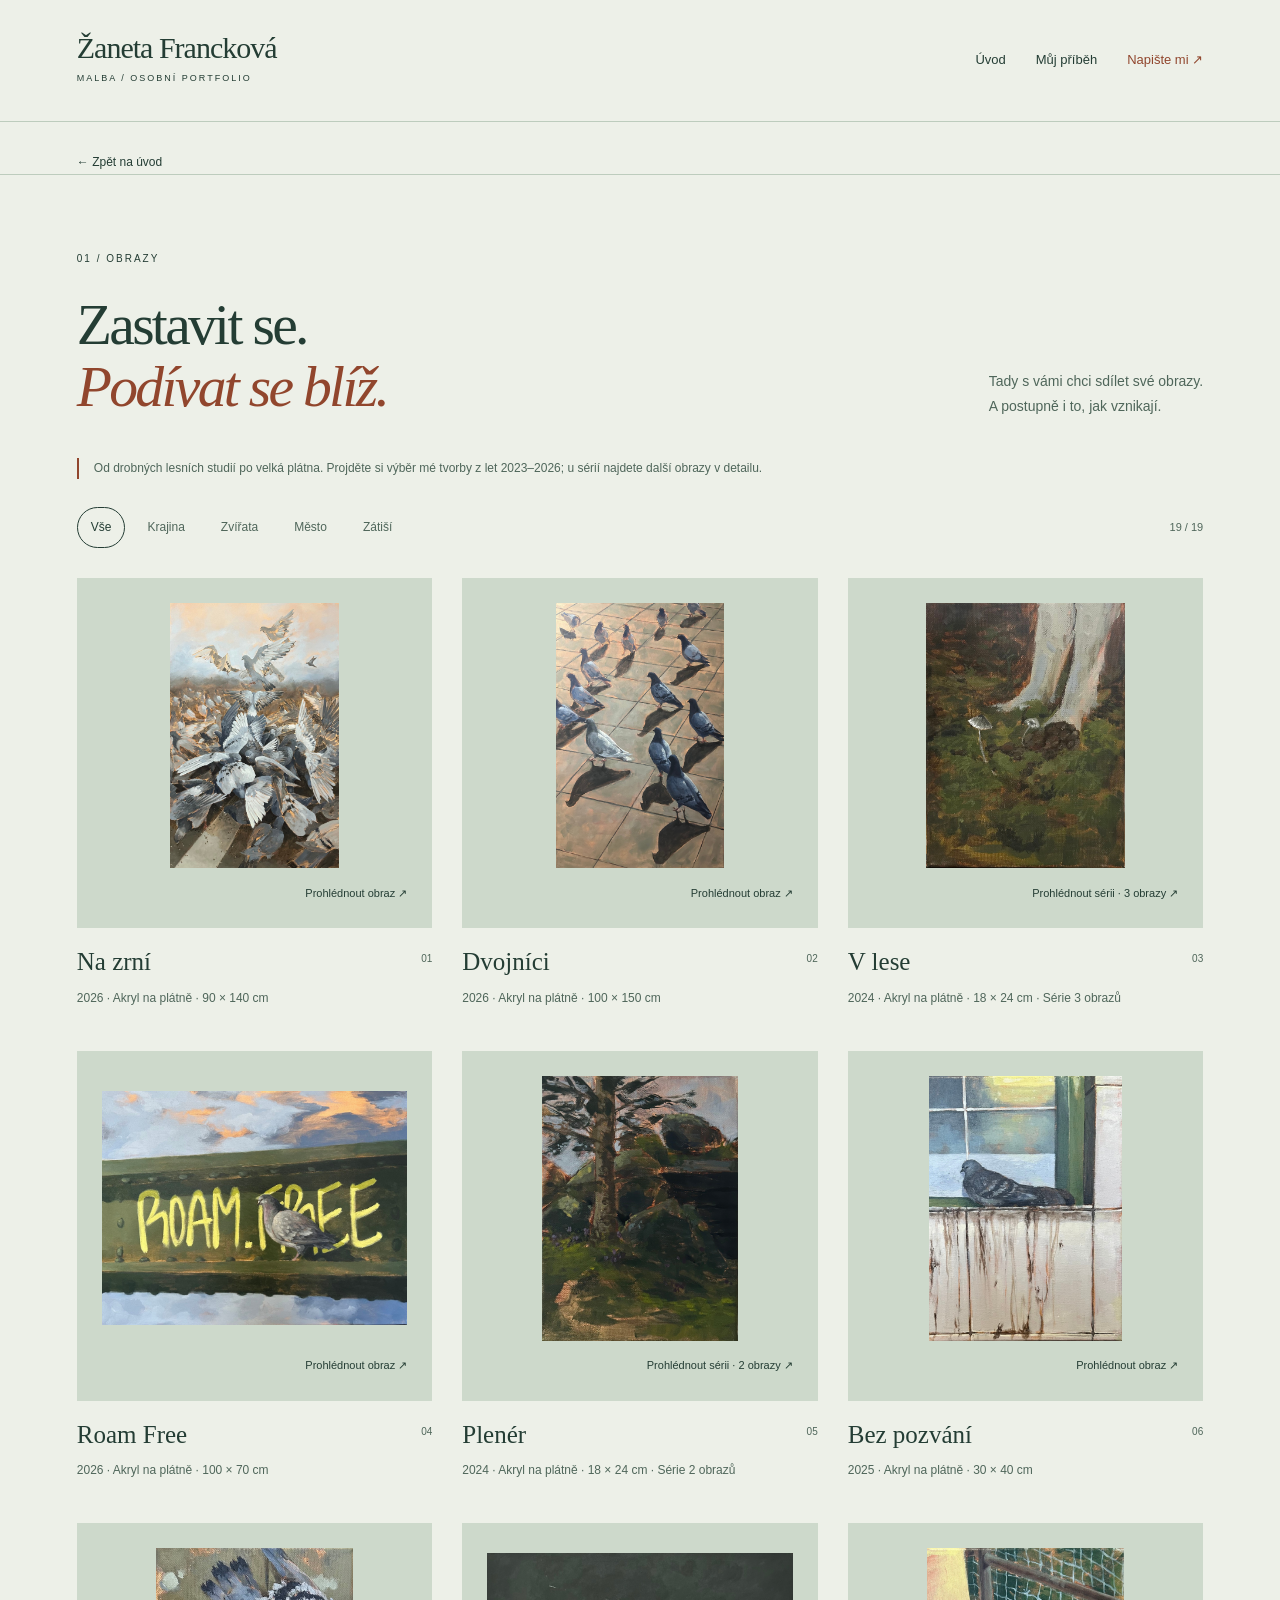
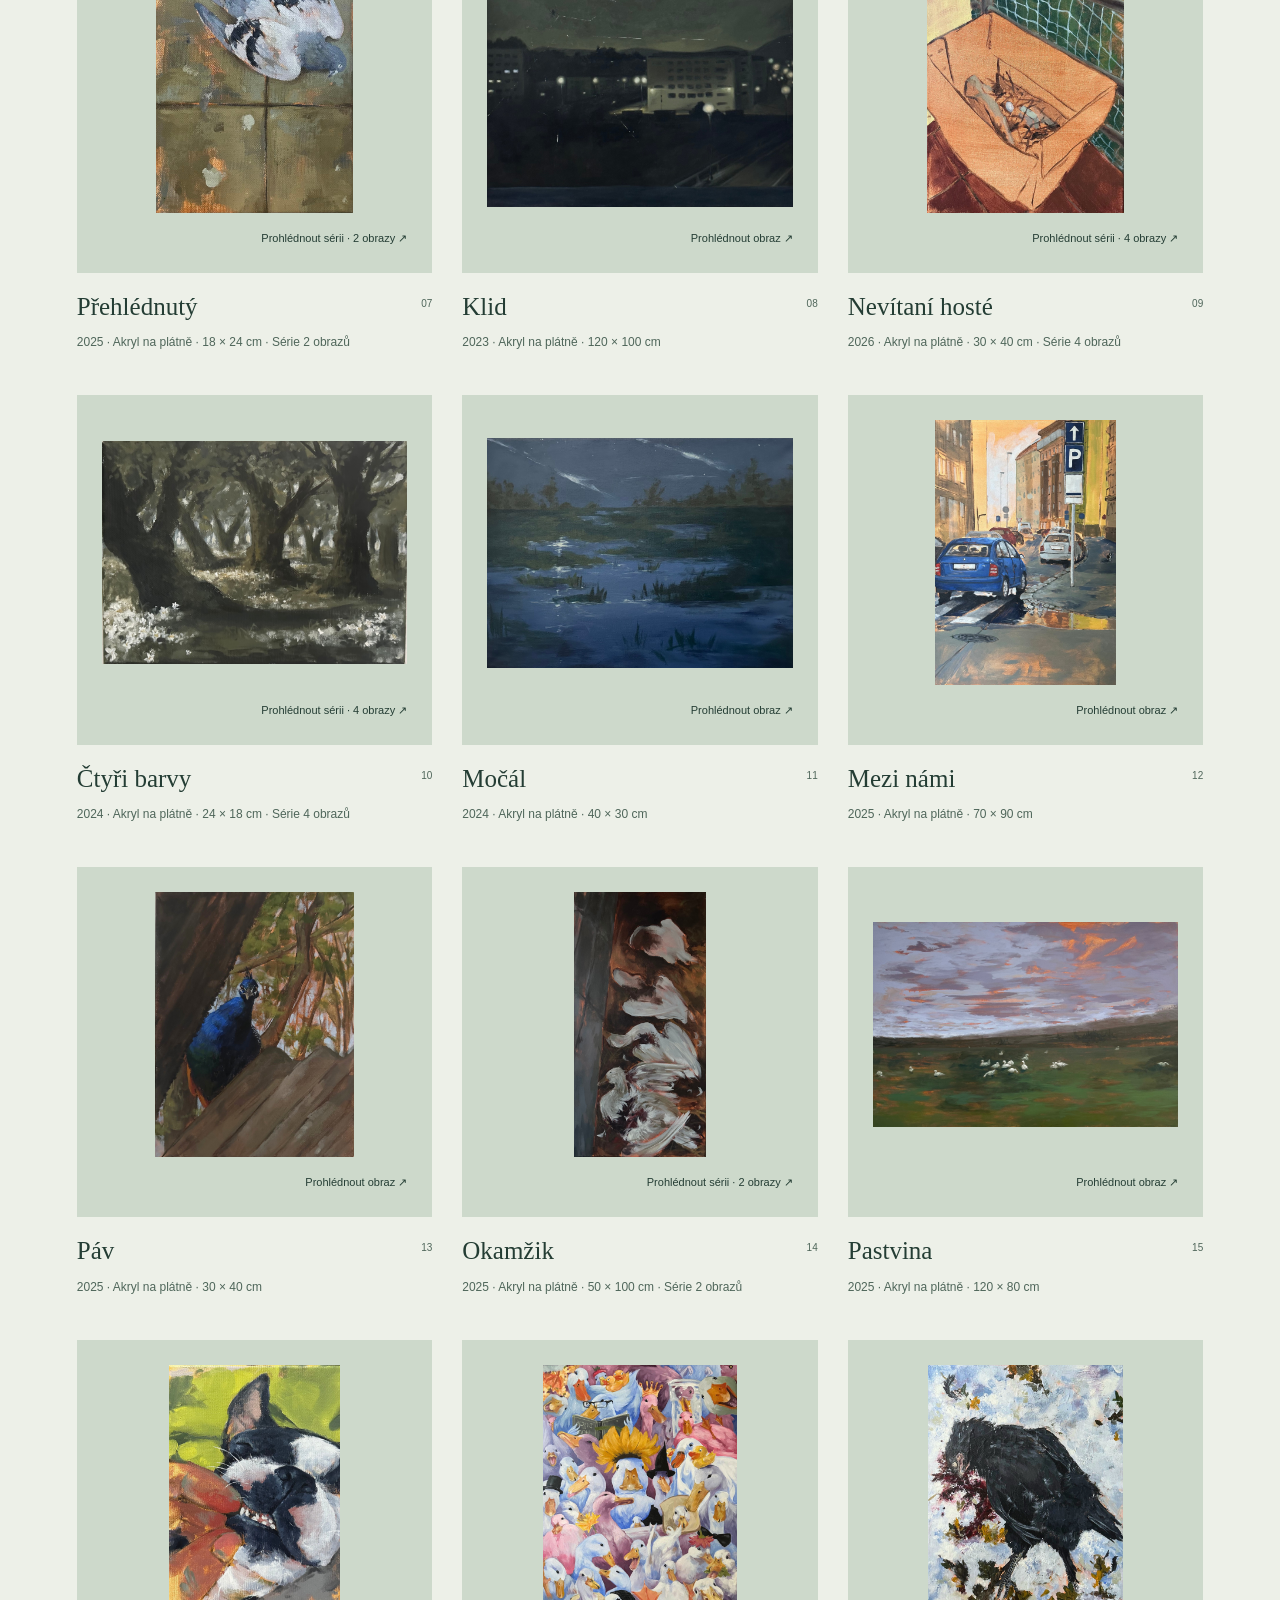
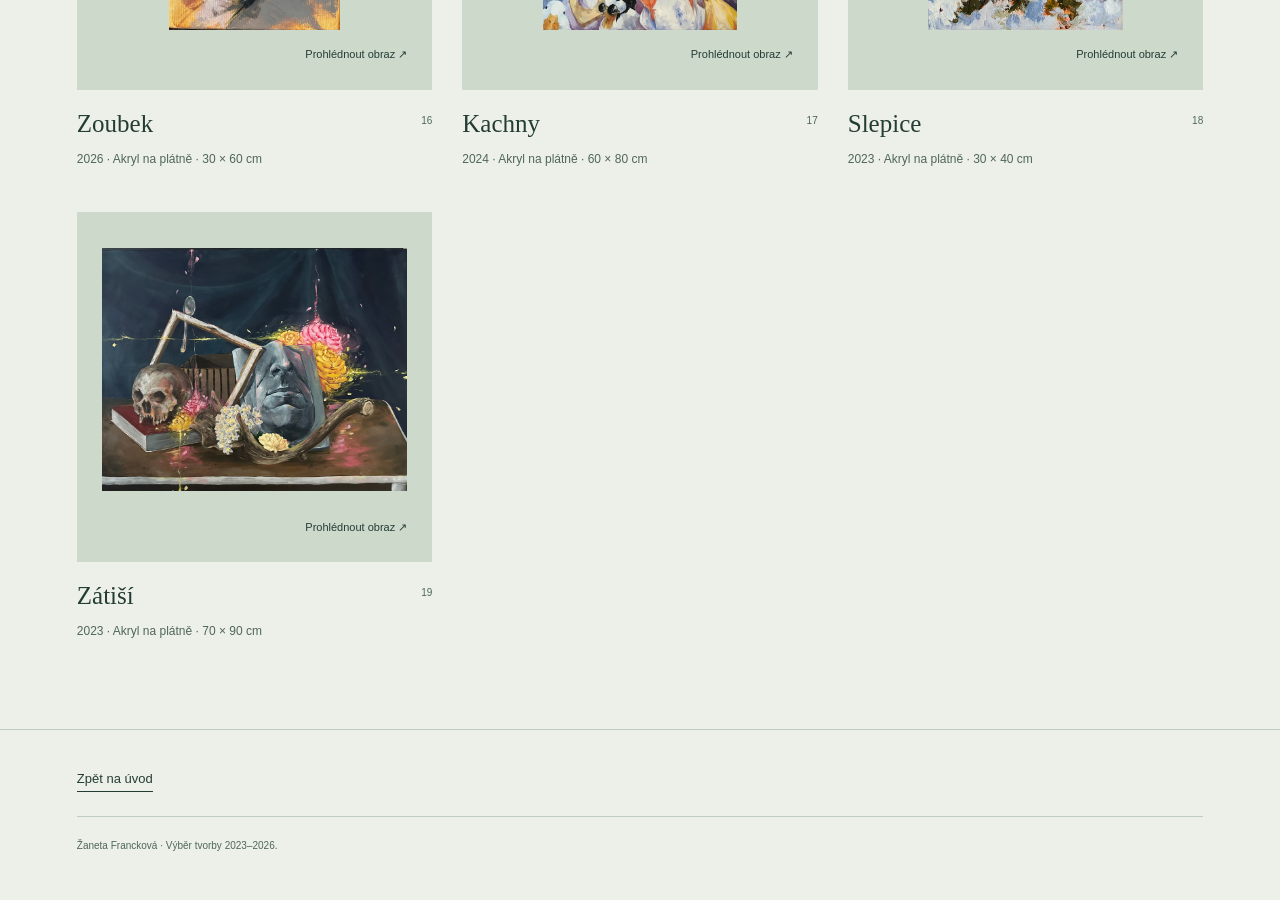
<file: galerie.html>
<!doctype html><html lang="cs"><head><meta charset="utf-8"><meta name="viewport" content="width=device-width,initial-scale=1"><meta name="robots" content="noindex,nofollow"><title>Galerie — Žaneta Francková</title><link rel="stylesheet" href="style.css"><script src="content.js" defer></script><script src="app.js" defer></script><link rel="stylesheet" href="theme.css"></head><body><a class="skip" href="#obsah">Přejít na obsah</a><header><a class="brand" href="index.html">Žaneta Francková<span>MALBA / OSOBNÍ PORTFOLIO</span></a><nav aria-label="Hlavní navigace"><a href="index.html">Úvod</a><a href="index.html#zaneta">Můj příběh</a><a href="index.html#kontakt">Napište mi ↗</a></nav></header><main id="obsah"><a class="back gallery-back" href="index.html#galerie">← Zpět na úvod</a><section id="galerie" class="section gallery"><div class="section-head"><div><p class="eyebrow">01 / OBRAZY</p><h2>Zastavit se.<br><em>Podívat se blíž.</em></h2></div><p>Tady s vámi chci sdílet své obrazy.<br>A postupně i to, jak vznikají.</p></div><div class="notice">Od drobných lesních studií po velká plátna. Projděte si výběr mé tvorby z let 2023–2026; u sérií najdete další obrazy v detailu.</div><div class="toolbar"><div class="filters" aria-label="Filtrovat obrazy podle motivu" role="group"><button type="button" data-filter="all" aria-pressed="true">Vše</button><button type="button" data-filter="landscape" aria-pressed="false">Krajina</button><button type="button" data-filter="animals" aria-pressed="false">Zvířata</button><button type="button" data-filter="city" aria-pressed="false">Město</button><button type="button" data-filter="still-life" aria-pressed="false">Zátiší</button></div><span id="count" aria-live="polite">19 položek</span></div>
<div class="cards"><article data-category="animals"><a class="art-image sand" href="detail.html?id=na-zrni"><img src="assets/obrazy/na-zrni-1.jpg" loading="lazy" alt="Na zrní, akryl na plátně"><span>Prohlédnout obraz ↗</span></a><div class="card-heading"><h3>Na zrní</h3><span>01</span></div><p>2026 · Akryl na plátně · 90 × 140 cm</p></article>
<article data-category="animals"><a class="art-image sand" href="detail.html?id=dvojnici"><img src="assets/obrazy/dvojnici-1.jpg" loading="lazy" alt="Dvojníci, akryl na plátně"><span>Prohlédnout obraz ↗</span></a><div class="card-heading"><h3>Dvojníci</h3><span>02</span></div><p>2026 · Akryl na plátně · 100 × 150 cm</p></article>
<article data-category="landscape"><a class="art-image sand" href="detail.html?id=v-lese"><img src="assets/obrazy/v-lese-1.jpg" loading="lazy" alt="V lese — část 1, akryl na plátně"><span>Prohlédnout sérii · 3 obrazy ↗</span></a><div class="card-heading"><h3>V lese</h3><span>03</span></div><p>2024 · Akryl na plátně · 18 × 24 cm · Série 3 obrazů</p></article>
<article data-category="animals"><a class="art-image sand" href="detail.html?id=roam-free"><img src="assets/obrazy/roam-free-1.jpg" loading="lazy" alt="Roam Free, akryl na plátně"><span>Prohlédnout obraz ↗</span></a><div class="card-heading"><h3>Roam Free</h3><span>04</span></div><p>2026 · Akryl na plátně · 100 × 70 cm</p></article>
<article data-category="landscape"><a class="art-image sand" href="detail.html?id=plener"><img src="assets/obrazy/plener-1.jpg" loading="lazy" alt="Plenér — část 1, akryl na plátně"><span>Prohlédnout sérii · 2 obrazy ↗</span></a><div class="card-heading"><h3>Plenér</h3><span>05</span></div><p>2024 · Akryl na plátně · 18 × 24 cm · Série 2 obrazů</p></article>
<article data-category="animals"><a class="art-image sand" href="detail.html?id=bez-pozvani"><img src="assets/obrazy/bez-pozvani-1.jpg" loading="lazy" alt="Bez pozvání, akryl na plátně"><span>Prohlédnout obraz ↗</span></a><div class="card-heading"><h3>Bez pozvání</h3><span>06</span></div><p>2025 · Akryl na plátně · 30 × 40 cm</p></article>
<article data-category="animals"><a class="art-image sand" href="detail.html?id=prehlednuty"><img src="assets/obrazy/prehlednuty-1.jpg" loading="lazy" alt="Přehlédnutý — část 1, akryl na plátně"><span>Prohlédnout sérii · 2 obrazy ↗</span></a><div class="card-heading"><h3>Přehlédnutý</h3><span>07</span></div><p>2025 · Akryl na plátně · 18 × 24 cm · Série 2 obrazů</p></article>
<article data-category="city"><a class="art-image sand" href="detail.html?id=klid"><img src="assets/obrazy/klid-1.jpg" loading="lazy" alt="Klid, akryl na plátně"><span>Prohlédnout obraz ↗</span></a><div class="card-heading"><h3>Klid</h3><span>08</span></div><p>2023 · Akryl na plátně · 120 × 100 cm</p></article>
<article data-category="animals"><a class="art-image sand" href="detail.html?id=nevitani-hoste"><img src="assets/obrazy/nevitani-hoste-1.jpg" loading="lazy" alt="Nevítaní hosté — část 1, akryl na plátně"><span>Prohlédnout sérii · 4 obrazy ↗</span></a><div class="card-heading"><h3>Nevítaní hosté</h3><span>09</span></div><p>2026 · Akryl na plátně · 30 × 40 cm · Série 4 obrazů</p></article>
<article data-category="landscape"><a class="art-image sand" href="detail.html?id=ctyri-barvy"><img src="assets/obrazy/ctyri-barvy-1.jpg" loading="lazy" alt="Čtyři barvy — část 1, akryl na plátně"><span>Prohlédnout sérii · 4 obrazy ↗</span></a><div class="card-heading"><h3>Čtyři barvy</h3><span>10</span></div><p>2024 · Akryl na plátně · 24 × 18 cm · Série 4 obrazů</p></article>
<article data-category="landscape"><a class="art-image sand" href="detail.html?id=mocal"><img src="assets/obrazy/mocal-1.jpg" loading="lazy" alt="Močál, akryl na plátně"><span>Prohlédnout obraz ↗</span></a><div class="card-heading"><h3>Močál</h3><span>11</span></div><p>2024 · Akryl na plátně · 40 × 30 cm</p></article>
<article data-category="city"><a class="art-image sand" href="detail.html?id=mezi-nami"><img src="assets/obrazy/mezi-nami-1.jpg" loading="lazy" alt="Mezi námi, akryl na plátně"><span>Prohlédnout obraz ↗</span></a><div class="card-heading"><h3>Mezi námi</h3><span>12</span></div><p>2025 · Akryl na plátně · 70 × 90 cm</p></article>
<article data-category="animals"><a class="art-image sand" href="detail.html?id=pav"><img src="assets/obrazy/pav-1.jpg" loading="lazy" alt="Páv, akryl na plátně"><span>Prohlédnout obraz ↗</span></a><div class="card-heading"><h3>Páv</h3><span>13</span></div><p>2025 · Akryl na plátně · 30 × 40 cm</p></article>
<article data-category="animals"><a class="art-image sand" href="detail.html?id=okamzik"><img src="assets/obrazy/okamzik-1.jpg" loading="lazy" alt="Okamžik — část 1, akryl na plátně"><span>Prohlédnout sérii · 2 obrazy ↗</span></a><div class="card-heading"><h3>Okamžik</h3><span>14</span></div><p>2025 · Akryl na plátně · 50 × 100 cm · Série 2 obrazů</p></article>
<article data-category="landscape"><a class="art-image sand" href="detail.html?id=pastvina"><img src="assets/obrazy/pastvina-1.jpg" loading="lazy" alt="Pastvina, akryl na plátně"><span>Prohlédnout obraz ↗</span></a><div class="card-heading"><h3>Pastvina</h3><span>15</span></div><p>2025 · Akryl na plátně · 120 × 80 cm</p></article>
<article data-category="animals"><a class="art-image sand" href="detail.html?id=zoubek"><img src="assets/obrazy/zoubek-1.jpg" loading="lazy" alt="Zoubek, akryl na plátně"><span>Prohlédnout obraz ↗</span></a><div class="card-heading"><h3>Zoubek</h3><span>16</span></div><p>2026 · Akryl na plátně · 30 × 60 cm</p></article>
<article data-category="animals"><a class="art-image sand" href="detail.html?id=kachny"><img src="assets/obrazy/kachny-1.jpg" loading="lazy" alt="Kachny, akryl na plátně"><span>Prohlédnout obraz ↗</span></a><div class="card-heading"><h3>Kachny</h3><span>17</span></div><p>2024 · Akryl na plátně · 60 × 80 cm</p></article>
<article data-category="animals"><a class="art-image sand" href="detail.html?id=slepice"><img src="assets/obrazy/slepice-1.jpg" loading="lazy" alt="Slepice, akryl na plátně"><span>Prohlédnout obraz ↗</span></a><div class="card-heading"><h3>Slepice</h3><span>18</span></div><p>2023 · Akryl na plátně · 30 × 40 cm</p></article>
<article data-category="still-life"><a class="art-image sand" href="detail.html?id=zatisi"><img src="assets/obrazy/zatisi-1.jpg" loading="lazy" alt="Zátiší, akryl na plátně"><span>Prohlédnout obraz ↗</span></a><div class="card-heading"><h3>Zátiší</h3><span>19</span></div><p>2023 · Akryl na plátně · 70 × 90 cm</p></article></div></section></main><footer><a class="link" href="index.html#galerie">Zpět na úvod</a><p>Žaneta Francková · Výběr tvorby 2023–2026.</p></footer></body></html>
</file>
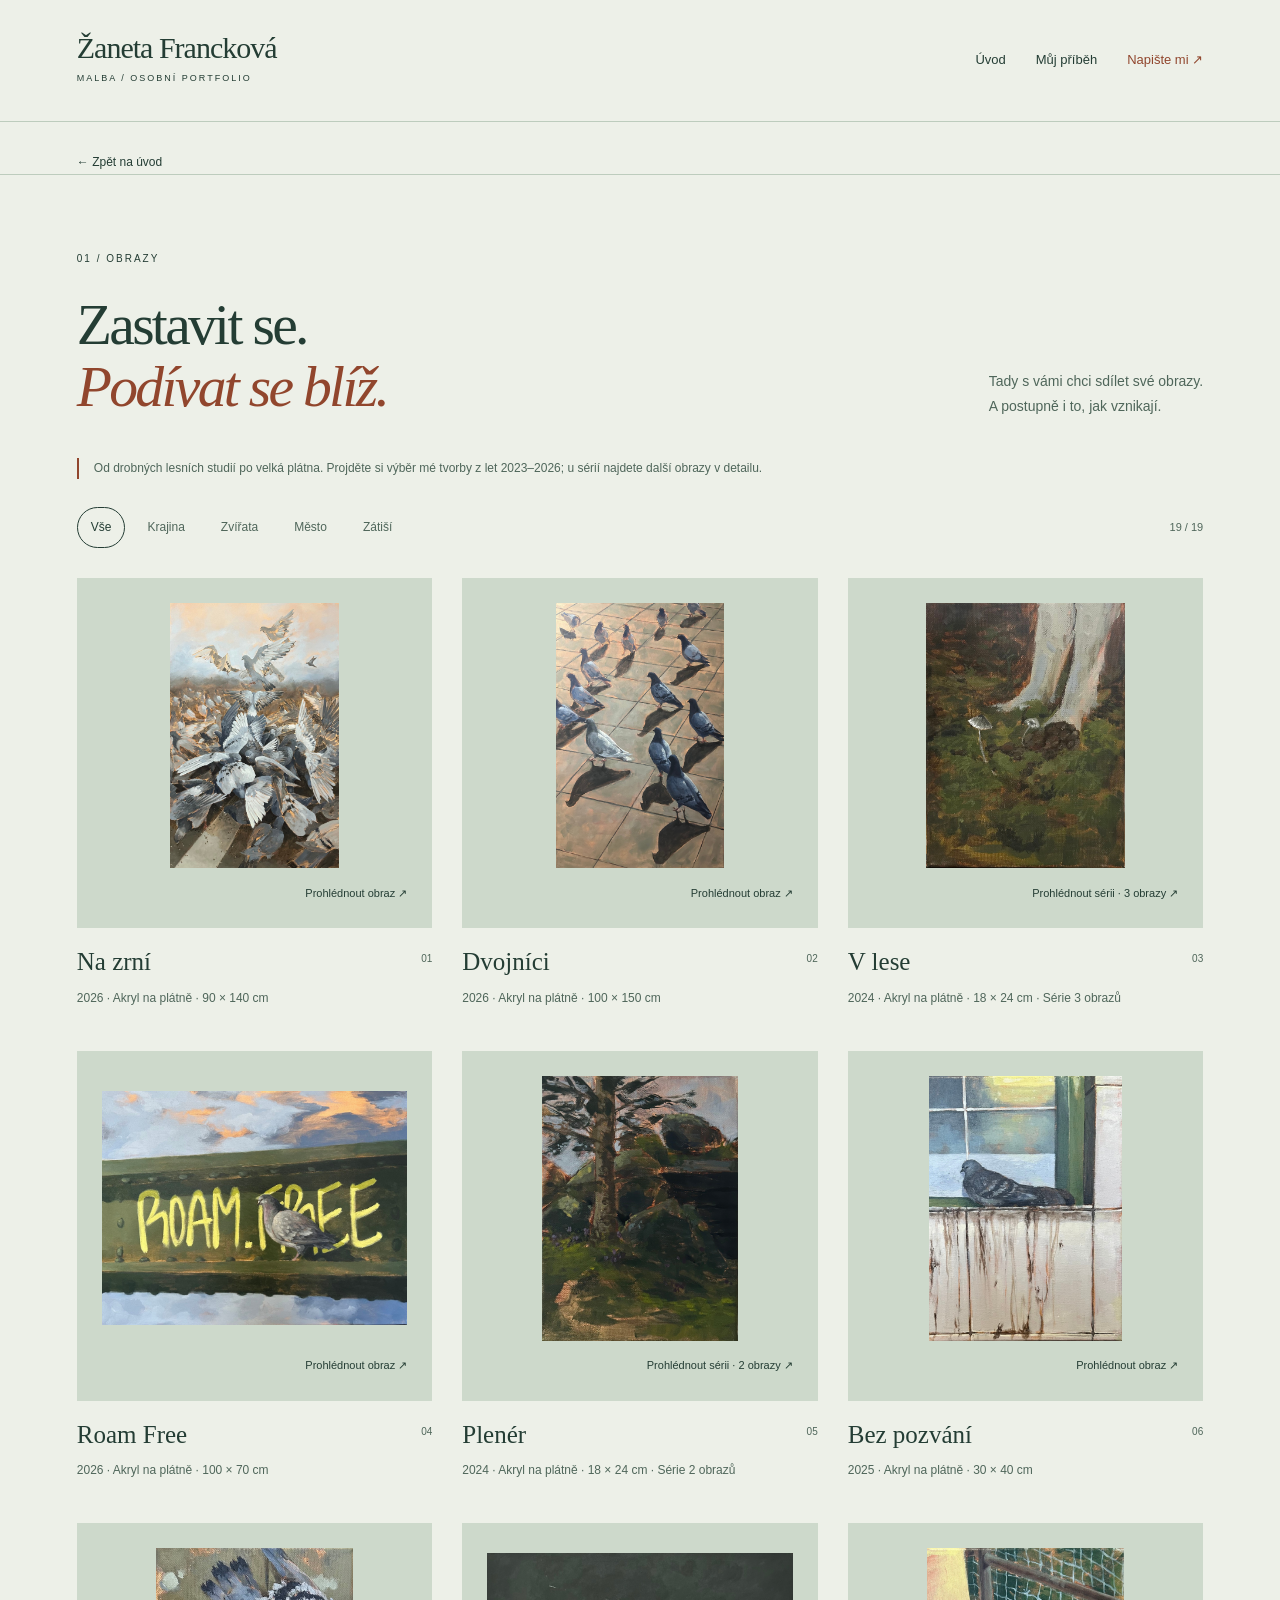
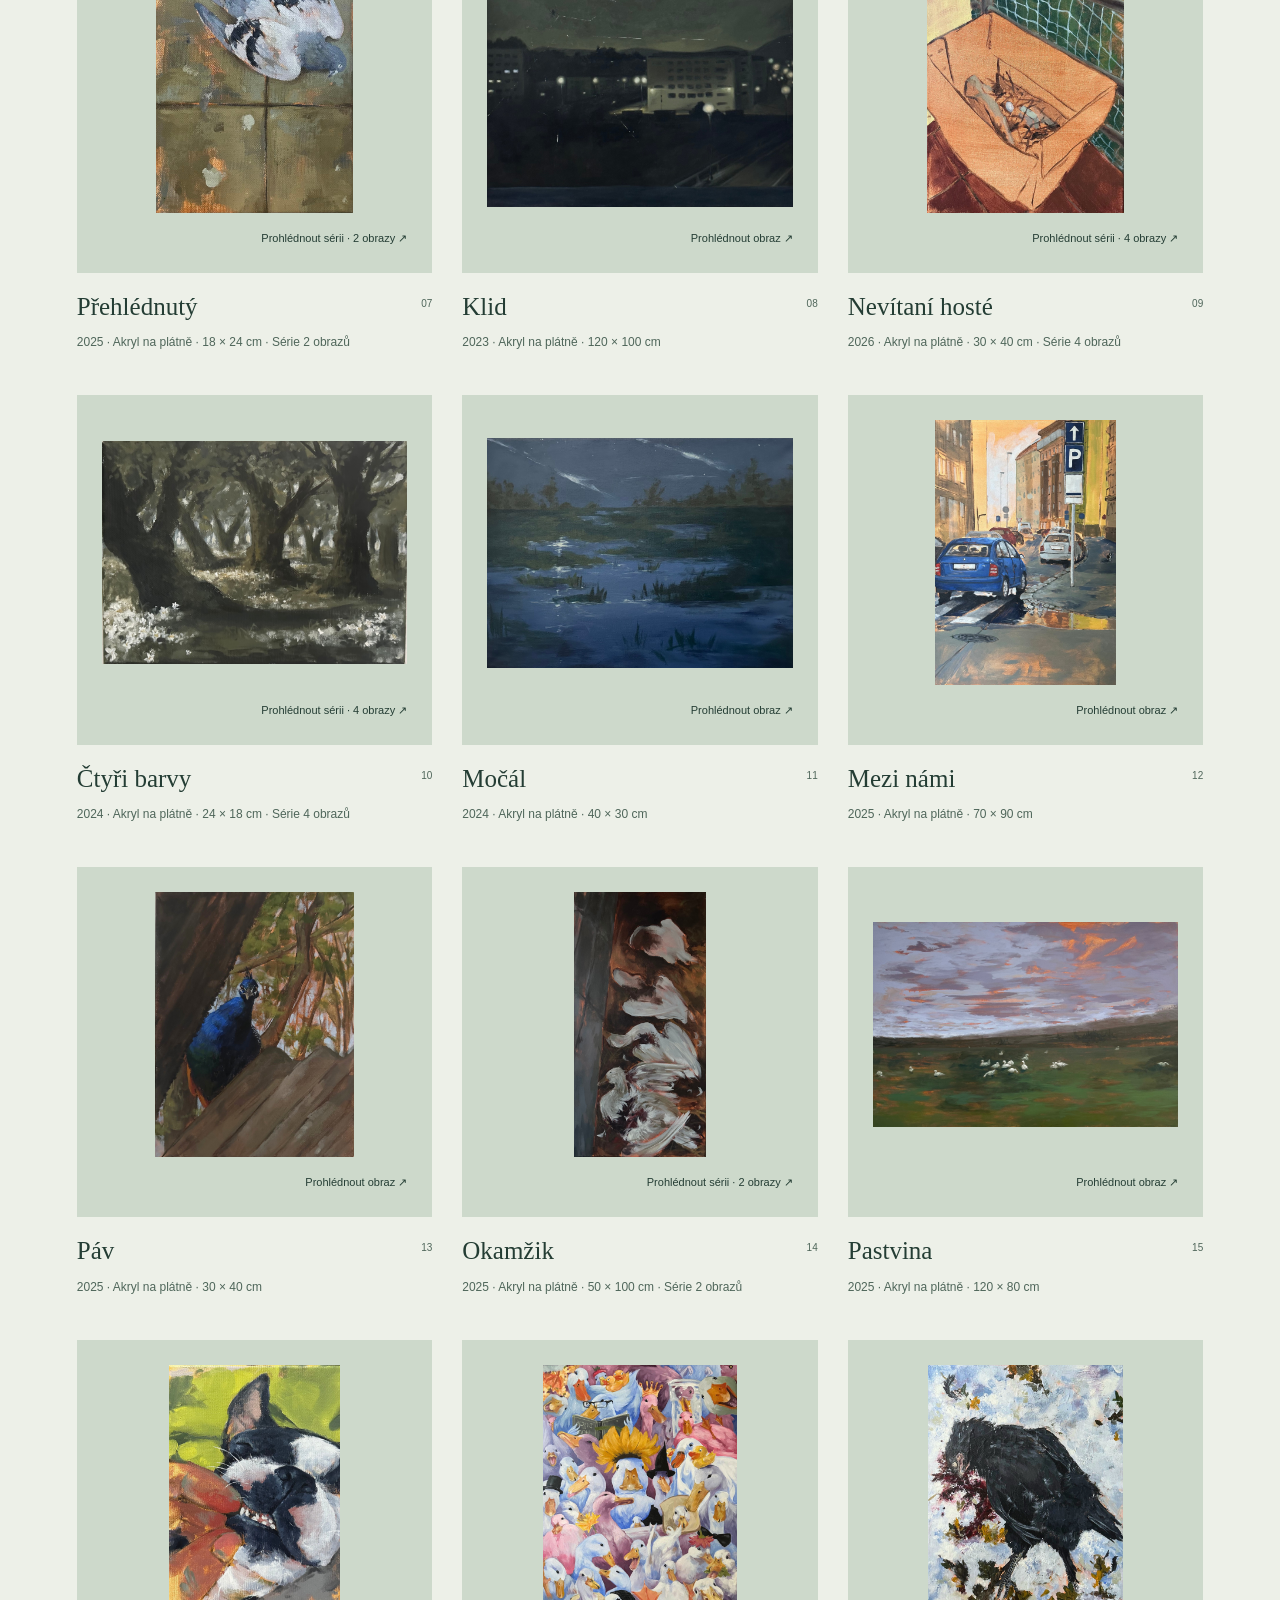
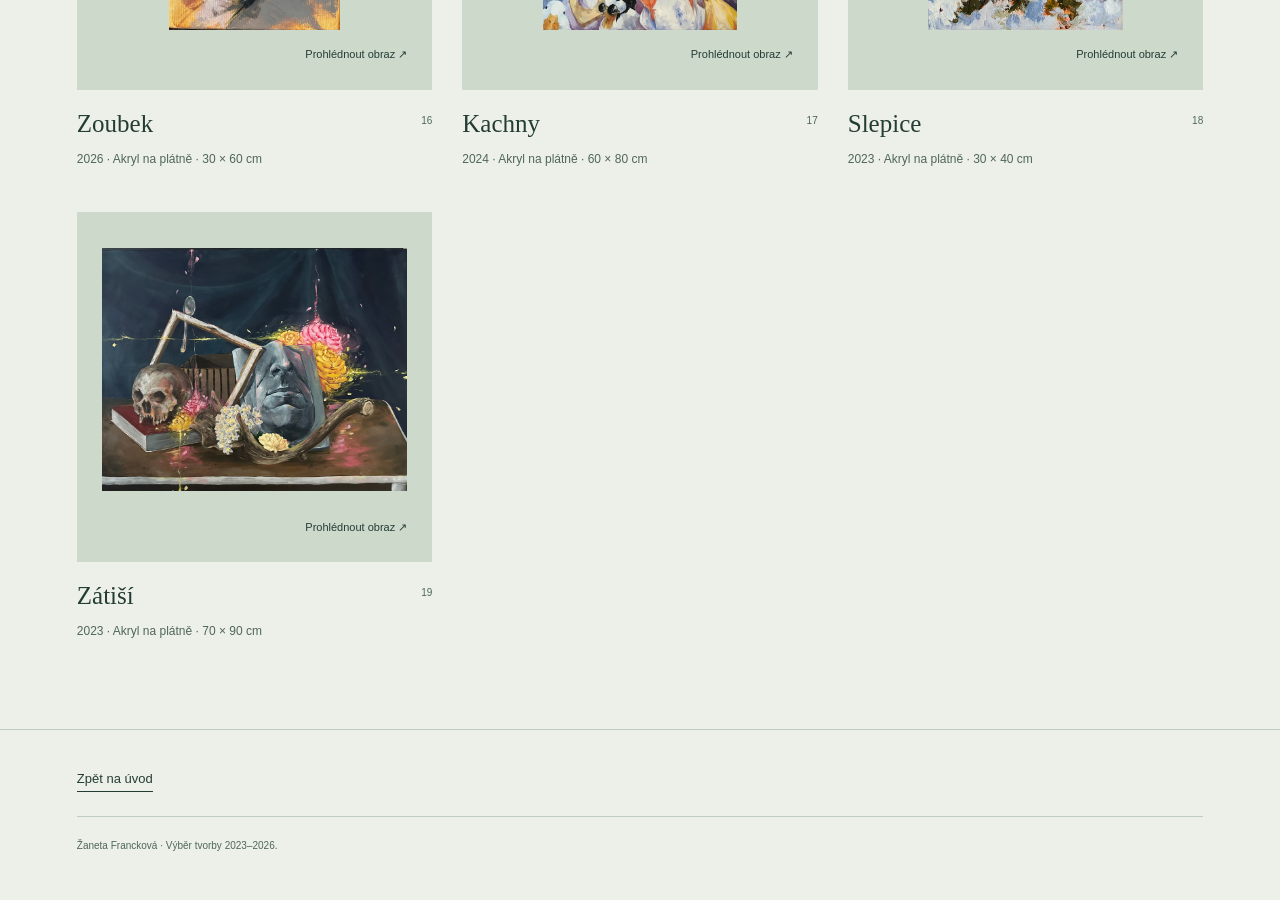
<file: cloudflare-site/galerie.html>
<!doctype html><html lang="cs"><head><meta charset="utf-8"><meta name="viewport" content="width=device-width,initial-scale=1"><meta name="robots" content="noindex,nofollow"><title>Galerie — Žaneta Francková</title><link rel="stylesheet" href="style.css"><script src="content.js" defer></script><script src="app.js" defer></script><link rel="stylesheet" href="theme.css"></head><body><a class="skip" href="#obsah">Přejít na obsah</a><header><a class="brand" href="index.html">Žaneta Francková<span>MALBA / OSOBNÍ PORTFOLIO</span></a><nav aria-label="Hlavní navigace"><a href="index.html">Úvod</a><a href="index.html#zaneta">Můj příběh</a><a href="index.html#kontakt">Napište mi ↗</a></nav></header><main id="obsah"><a class="back gallery-back" href="index.html#galerie">← Zpět na úvod</a><section id="galerie" class="section gallery"><div class="section-head"><div><p class="eyebrow">01 / OBRAZY</p><h2>Zastavit se.<br><em>Podívat se blíž.</em></h2></div><p>Tady s vámi chci sdílet své obrazy.<br>A postupně i to, jak vznikají.</p></div><div class="notice">Od drobných lesních studií po velká plátna. Projděte si výběr mé tvorby z let 2023–2026; u sérií najdete další obrazy v detailu.</div><div class="toolbar"><div class="filters" aria-label="Filtrovat obrazy podle motivu" role="group"><button type="button" data-filter="all" aria-pressed="true">Vše</button><button type="button" data-filter="landscape" aria-pressed="false">Krajina</button><button type="button" data-filter="animals" aria-pressed="false">Zvířata</button><button type="button" data-filter="city" aria-pressed="false">Město</button><button type="button" data-filter="still-life" aria-pressed="false">Zátiší</button></div><span id="count" aria-live="polite">19 položek</span></div>
<div class="cards"><article data-category="animals"><a class="art-image sand" href="detail.html?id=na-zrni"><img src="assets/obrazy/na-zrni-1.jpg" loading="lazy" alt="Na zrní, akryl na plátně"><span>Prohlédnout obraz ↗</span></a><div class="card-heading"><h3>Na zrní</h3><span>01</span></div><p>2026 · Akryl na plátně · 90 × 140 cm</p></article>
<article data-category="animals"><a class="art-image sand" href="detail.html?id=dvojnici"><img src="assets/obrazy/dvojnici-1.jpg" loading="lazy" alt="Dvojníci, akryl na plátně"><span>Prohlédnout obraz ↗</span></a><div class="card-heading"><h3>Dvojníci</h3><span>02</span></div><p>2026 · Akryl na plátně · 100 × 150 cm</p></article>
<article data-category="landscape"><a class="art-image sand" href="detail.html?id=v-lese"><img src="assets/obrazy/v-lese-1.jpg" loading="lazy" alt="V lese — část 1, akryl na plátně"><span>Prohlédnout sérii · 3 obrazy ↗</span></a><div class="card-heading"><h3>V lese</h3><span>03</span></div><p>2024 · Akryl na plátně · 18 × 24 cm · Série 3 obrazů</p></article>
<article data-category="animals"><a class="art-image sand" href="detail.html?id=roam-free"><img src="assets/obrazy/roam-free-1.jpg" loading="lazy" alt="Roam Free, akryl na plátně"><span>Prohlédnout obraz ↗</span></a><div class="card-heading"><h3>Roam Free</h3><span>04</span></div><p>2026 · Akryl na plátně · 100 × 70 cm</p></article>
<article data-category="landscape"><a class="art-image sand" href="detail.html?id=plener"><img src="assets/obrazy/plener-1.jpg" loading="lazy" alt="Plenér — část 1, akryl na plátně"><span>Prohlédnout sérii · 2 obrazy ↗</span></a><div class="card-heading"><h3>Plenér</h3><span>05</span></div><p>2024 · Akryl na plátně · 18 × 24 cm · Série 2 obrazů</p></article>
<article data-category="animals"><a class="art-image sand" href="detail.html?id=bez-pozvani"><img src="assets/obrazy/bez-pozvani-1.jpg" loading="lazy" alt="Bez pozvání, akryl na plátně"><span>Prohlédnout obraz ↗</span></a><div class="card-heading"><h3>Bez pozvání</h3><span>06</span></div><p>2025 · Akryl na plátně · 30 × 40 cm</p></article>
<article data-category="animals"><a class="art-image sand" href="detail.html?id=prehlednuty"><img src="assets/obrazy/prehlednuty-1.jpg" loading="lazy" alt="Přehlédnutý — část 1, akryl na plátně"><span>Prohlédnout sérii · 2 obrazy ↗</span></a><div class="card-heading"><h3>Přehlédnutý</h3><span>07</span></div><p>2025 · Akryl na plátně · 18 × 24 cm · Série 2 obrazů</p></article>
<article data-category="city"><a class="art-image sand" href="detail.html?id=klid"><img src="assets/obrazy/klid-1.jpg" loading="lazy" alt="Klid, akryl na plátně"><span>Prohlédnout obraz ↗</span></a><div class="card-heading"><h3>Klid</h3><span>08</span></div><p>2023 · Akryl na plátně · 120 × 100 cm</p></article>
<article data-category="animals"><a class="art-image sand" href="detail.html?id=nevitani-hoste"><img src="assets/obrazy/nevitani-hoste-1.jpg" loading="lazy" alt="Nevítaní hosté — část 1, akryl na plátně"><span>Prohlédnout sérii · 4 obrazy ↗</span></a><div class="card-heading"><h3>Nevítaní hosté</h3><span>09</span></div><p>2026 · Akryl na plátně · 30 × 40 cm · Série 4 obrazů</p></article>
<article data-category="landscape"><a class="art-image sand" href="detail.html?id=ctyri-barvy"><img src="assets/obrazy/ctyri-barvy-1.jpg" loading="lazy" alt="Čtyři barvy — část 1, akryl na plátně"><span>Prohlédnout sérii · 4 obrazy ↗</span></a><div class="card-heading"><h3>Čtyři barvy</h3><span>10</span></div><p>2024 · Akryl na plátně · 24 × 18 cm · Série 4 obrazů</p></article>
<article data-category="landscape"><a class="art-image sand" href="detail.html?id=mocal"><img src="assets/obrazy/mocal-1.jpg" loading="lazy" alt="Močál, akryl na plátně"><span>Prohlédnout obraz ↗</span></a><div class="card-heading"><h3>Močál</h3><span>11</span></div><p>2024 · Akryl na plátně · 40 × 30 cm</p></article>
<article data-category="city"><a class="art-image sand" href="detail.html?id=mezi-nami"><img src="assets/obrazy/mezi-nami-1.jpg" loading="lazy" alt="Mezi námi, akryl na plátně"><span>Prohlédnout obraz ↗</span></a><div class="card-heading"><h3>Mezi námi</h3><span>12</span></div><p>2025 · Akryl na plátně · 70 × 90 cm</p></article>
<article data-category="animals"><a class="art-image sand" href="detail.html?id=pav"><img src="assets/obrazy/pav-1.jpg" loading="lazy" alt="Páv, akryl na plátně"><span>Prohlédnout obraz ↗</span></a><div class="card-heading"><h3>Páv</h3><span>13</span></div><p>2025 · Akryl na plátně · 30 × 40 cm</p></article>
<article data-category="animals"><a class="art-image sand" href="detail.html?id=okamzik"><img src="assets/obrazy/okamzik-1.jpg" loading="lazy" alt="Okamžik — část 1, akryl na plátně"><span>Prohlédnout sérii · 2 obrazy ↗</span></a><div class="card-heading"><h3>Okamžik</h3><span>14</span></div><p>2025 · Akryl na plátně · 50 × 100 cm · Série 2 obrazů</p></article>
<article data-category="landscape"><a class="art-image sand" href="detail.html?id=pastvina"><img src="assets/obrazy/pastvina-1.jpg" loading="lazy" alt="Pastvina, akryl na plátně"><span>Prohlédnout obraz ↗</span></a><div class="card-heading"><h3>Pastvina</h3><span>15</span></div><p>2025 · Akryl na plátně · 120 × 80 cm</p></article>
<article data-category="animals"><a class="art-image sand" href="detail.html?id=zoubek"><img src="assets/obrazy/zoubek-1.jpg" loading="lazy" alt="Zoubek, akryl na plátně"><span>Prohlédnout obraz ↗</span></a><div class="card-heading"><h3>Zoubek</h3><span>16</span></div><p>2026 · Akryl na plátně · 30 × 60 cm</p></article>
<article data-category="animals"><a class="art-image sand" href="detail.html?id=kachny"><img src="assets/obrazy/kachny-1.jpg" loading="lazy" alt="Kachny, akryl na plátně"><span>Prohlédnout obraz ↗</span></a><div class="card-heading"><h3>Kachny</h3><span>17</span></div><p>2024 · Akryl na plátně · 60 × 80 cm</p></article>
<article data-category="animals"><a class="art-image sand" href="detail.html?id=slepice"><img src="assets/obrazy/slepice-1.jpg" loading="lazy" alt="Slepice, akryl na plátně"><span>Prohlédnout obraz ↗</span></a><div class="card-heading"><h3>Slepice</h3><span>18</span></div><p>2023 · Akryl na plátně · 30 × 40 cm</p></article>
<article data-category="still-life"><a class="art-image sand" href="detail.html?id=zatisi"><img src="assets/obrazy/zatisi-1.jpg" loading="lazy" alt="Zátiší, akryl na plátně"><span>Prohlédnout obraz ↗</span></a><div class="card-heading"><h3>Zátiší</h3><span>19</span></div><p>2023 · Akryl na plátně · 70 × 90 cm</p></article></div></section></main><footer><a class="link" href="index.html#galerie">Zpět na úvod</a><p>Žaneta Francková · Výběr tvorby 2023–2026.</p></footer></body></html>
</file>
<file: style.css>
:root{--paper:#f5f1e9;--ink:#332f2a;--muted:#72695f;--wine:#773b49;--line:#d7cec0;--serif:Georgia,'Times New Roman',serif}*{box-sizing:border-box}html{scroll-behavior:smooth;scroll-padding-top:25px}body{margin:0;background:var(--paper);color:var(--ink);font:15px/1.75 Arial,sans-serif}a{color:inherit;text-decoration:none}button{font:inherit;cursor:pointer}a:focus-visible,button:focus-visible{outline:3px solid var(--wine);outline-offset:5px}.skip{position:fixed;top:-100px;background:var(--paper);padding:10px;z-index:5}.skip:focus{top:0}.preview-bar{padding:9px 5%;background:#e7e0d4;font-size:10px;letter-spacing:1px;display:flex;justify-content:space-between;gap:10px}.preview-bar span{letter-spacing:0}header,main,footer{max-width:1440px;margin:auto}header{padding:30px 6%;display:flex;align-items:center;justify-content:space-between;border-bottom:1px solid var(--line);gap:30px}.brand{font:30px/1.2 var(--serif);letter-spacing:-1px}.brand span{display:block;font:9px/2.8 Arial,sans-serif;letter-spacing:2px}nav{display:flex;gap:30px;font-size:13px}nav a{padding:8px 0}nav a:last-child{color:var(--wine)}.hero{display:grid;grid-template-columns:1.1fr 1fr;gap:6%;padding:58px 6% 70px;align-items:center}.eyebrow{font-size:10px;letter-spacing:2px;margin:0 0 26px;display:block}h1,h2{font-family:var(--serif);font-weight:400;letter-spacing:-2.7px;line-height:1.08;margin:0 0 28px}h1{font-size:clamp(48px,5.5vw,80px)}h2{font-size:clamp(42px,4.5vw,62px)}h3{font:26px/1.25 var(--serif);font-weight:400}em{color:var(--wine);font-weight:400}.lead{font-size:16px;line-height:1.9}.hero-copy>.lead{max-width:340px}.actions{display:flex;align-items:center;gap:24px;flex-wrap:wrap;margin-top:30px}.button{display:inline-flex;align-items:center;justify-content:space-between;gap:35px;padding:15px 22px;background:var(--wine);color:white;font-size:13px}.button:hover{background:#5b2835}.link{font-size:13px;border-bottom:1px solid;padding-bottom:5px}.hero-bottom{display:flex;gap:15px;align-items:flex-start;margin-top:55px;font-size:11px}.tiny-rule{width:35px;height:1px;background:var(--wine);margin-top:10px}.hero-bottom p{margin:0}.muted{color:var(--muted)}figure{margin:0}.hero-photo{padding:0 18px}.hero-photo img{display:block;width:100%;height:auto;max-height:620px;object-fit:contain}figcaption{display:flex;justify-content:space-between;font-size:9px;letter-spacing:1px;margin-top:16px;color:var(--muted)}.section{padding:75px 6%;border-top:1px solid var(--line)}.section-head{display:flex;justify-content:space-between;align-items:flex-end;gap:35px}.section-head>p{font-size:14px;color:var(--muted);margin-bottom:28px}.notice{max-width:760px;color:var(--muted);font-size:12px;border-left:2px solid #b89c91;padding-left:15px;margin:12px 0 28px}.toolbar{display:flex;align-items:center;justify-content:space-between;gap:15px;margin-bottom:30px}.filters{display:flex;gap:8px;flex-wrap:wrap}.filters button{border:1px solid transparent;background:transparent;padding:9px 13px;font-size:12px;color:var(--muted)}.filters button[aria-pressed=true]{border-color:var(--ink);border-radius:25px;color:var(--ink)}#count{font-size:11px;white-space:nowrap;color:var(--muted)}.cards{display:grid;grid-template-columns:repeat(3,minmax(0,1fr));gap:30px}.art-image{display:block;padding:25px;position:relative}.sand{background:#e8e0d4}.sage{background:#e1e2d8}.rose{background:#e9ddd4}.art-image img{display:block;width:100%;height:auto;box-shadow:3px 5px 10px #302c2420}.art-image>span{display:block;text-align:right;font-size:11px;margin-top:16px}.card-heading{display:flex;align-items:center;justify-content:space-between;gap:10px}.card-heading h3{font-size:24px;margin:18px 0 5px}.card-heading span{font-size:10px;color:var(--muted)}.cards article>p{font-size:12px;color:var(--muted);margin-top:5px}.about{display:grid;grid-template-columns:1fr 1fr;gap:12%;align-items:center}.portrait{max-width:390px;margin:auto;width:100%}.portrait img{display:block;width:100%;height:auto}.about>div>p:not(.eyebrow){max-width:370px}.editor-note{font-size:12px;color:var(--muted);max-width:440px;line-height:1.8}.commissions{background:#ebe4d8}.steps{display:grid;grid-template-columns:repeat(3,1fr);gap:45px;margin:30px 0}.steps article{border-top:1px solid #bfb3a3;padding-top:18px}.steps article>span{font-size:11px;color:var(--wine)}.steps h3{margin:20px 0 12px}.steps p{font-size:13px;color:#665e54}.commissions>.button{margin-top:14px}.contact{display:grid;grid-template-columns:1.2fr 1fr;gap:12%;align-items:center}.contact .button{margin:20px 0 10px}.contact-aside>a{display:flex;justify-content:space-between;padding:17px 0;border-bottom:1px solid var(--line);font:26px var(--serif)}.contact-aside>p{font-size:12px;color:var(--muted);margin-top:28px}footer{padding:35px 6%;border-top:1px solid var(--line)}.footer-top{display:flex;justify-content:space-between;align-items:center;gap:25px}footer>p{font-size:10px;color:var(--muted);border-top:1px solid var(--line);padding-top:20px;margin-top:25px}.detail{display:grid;grid-template-columns:1.2fr 1fr;gap:8%;padding:65px 6%;align-items:start}.detail .art-image{padding:30px}.detail h1{font-size:55px}.details-list{margin:30px 0}.details-list div{display:flex;gap:20px;justify-content:space-between;border-bottom:1px solid var(--line);padding:12px 0;font-size:13px}.details-list dt{color:var(--muted)}.details-list dd{margin:0;text-align:right}.back{display:inline-block;margin-bottom:25px;font-size:12px}.detail-copy .button{margin-top:15px}[hidden]{display:none!important}@media(max-width:850px){header nav{gap:18px}h1{font-size:54px}.hero{gap:4%}.hero-photo{padding:0}.hero-bottom{margin-top:30px}.actions{gap:18px}.cards{gap:18px}.art-image{padding:18px}.card-heading h3{font-size:21px}.about{gap:8%}.steps{gap:25px}.contact{gap:8%}.detail{gap:5%}.detail h1{font-size:43px}}@media(max-width:600px){.preview-bar{display:block;text-align:center;font-size:9px}.preview-bar span{display:block}header{align-items:flex-start;padding:23px 6%;gap:15px}.brand{font-size:24px}.brand span{font-size:7px;letter-spacing:1.3px}header nav{display:grid;grid-template-columns:1fr 1fr;gap:5px 15px;font-size:11px}.hero{grid-template-columns:1fr;padding-top:40px;gap:35px}h1{font-size:53px;letter-spacing:-2px}.hero-copy>.lead{font-size:15px}.hero-bottom{margin-top:25px}.hero-photo{max-width:400px;margin:auto}.hero-photo img{max-height:none}.section{padding:55px 6%}.section-head{display:block}.section-head>p{font-size:13px}h2{font-size:46px;letter-spacing:-2px}.toolbar{align-items:flex-start;gap:5px}.filters{gap:3px}.filters button{font-size:10px;padding:8px}#count{font-size:10px;padding-top:10px}.cards{grid-template-columns:1fr;gap:25px}.art-image{padding:26px 32px}.card-heading h3{font-size:25px}.about{grid-template-columns:1fr;gap:35px}.portrait{max-width:350px}.about>div>p:not(.eyebrow){max-width:none}.steps{grid-template-columns:1fr;gap:15px}.steps h3{margin:10px 0}.contact{grid-template-columns:1fr;gap:40px}.footer-top{align-items:flex-start;flex-direction:column;gap:15px}.detail{grid-template-columns:1fr;gap:35px;padding-top:35px}.detail h1{font-size:45px}}@media(prefers-reduced-motion:reduce){html{scroll-behavior:auto}}

/* Galerie originálních formátů bez ořezu. */
.cards .art-image{height:350px;display:flex;flex-direction:column;justify-content:space-between;gap:15px}.cards .art-image img{width:100%;height:265px;object-fit:contain;box-shadow:none}.cards .art-image>span{margin-top:auto}.cards .card-heading{align-items:flex-start}.cards .card-heading h3{font-size:25px}.cards .card-heading>span{margin-top:22px}.detail #detail-image{max-height:760px;object-fit:contain;box-shadow:none}.series-images{display:grid;grid-template-columns:repeat(4,minmax(0,1fr));gap:12px;margin-top:24px}.series-images button{padding:5px;border:1px solid var(--line);background:transparent}.series-images button[aria-pressed=true]{border:2px solid var(--wine)}.series-images img{width:100%;height:100px;object-fit:contain;display:block}@media(max-width:600px){.cards .art-image{height:auto;min-height:300px}.cards .art-image img{height:auto;max-height:420px}.series-images{grid-template-columns:repeat(2,1fr)}.toolbar{flex-wrap:wrap}}

.gallery-back{margin:30px 6% 0}
</file>
<file: theme.css>
/* Zvolený vzhled: Šalvěj doma. */
:root{--paper:#EDF0E8;--ink:#243D34;--muted:#4F665A;--wine:#91462D;--line:#BDCCBD}.preview-bar{background:#CDD9CB;color:#243D34}.hero{background:#536F5D;color:#F6F3E9}.hero em{color:#F4D2B2}.hero .muted,.hero figcaption{color:#F6F3E9}.hero .tiny-rule{background:currentColor}.button{background:#91462D;color:#FFFFFF}.button:hover{background:#91462D;filter:brightness(.9)}.commissions{background:#CDD9CB}.steps p{color:var(--muted)}.steps article{border-color:var(--line)}.sand,.sage,.rose{background:#CDD9CB}.notice{border-color:var(--wine)}.contact{background:#536F5D;color:#F6F3E9}.contact .editor-note,.contact-aside>p{color:#F6F3E9}
</file>
<file: cloudflare-site/style.css>
:root{--paper:#f5f1e9;--ink:#332f2a;--muted:#72695f;--wine:#773b49;--line:#d7cec0;--serif:Georgia,'Times New Roman',serif}*{box-sizing:border-box}html{scroll-behavior:smooth;scroll-padding-top:25px}body{margin:0;background:var(--paper);color:var(--ink);font:15px/1.75 Arial,sans-serif}a{color:inherit;text-decoration:none}button{font:inherit;cursor:pointer}a:focus-visible,button:focus-visible{outline:3px solid var(--wine);outline-offset:5px}.skip{position:fixed;top:-100px;background:var(--paper);padding:10px;z-index:5}.skip:focus{top:0}.preview-bar{padding:9px 5%;background:#e7e0d4;font-size:10px;letter-spacing:1px;display:flex;justify-content:space-between;gap:10px}.preview-bar span{letter-spacing:0}header,main,footer{max-width:1440px;margin:auto}header{padding:30px 6%;display:flex;align-items:center;justify-content:space-between;border-bottom:1px solid var(--line);gap:30px}.brand{font:30px/1.2 var(--serif);letter-spacing:-1px}.brand span{display:block;font:9px/2.8 Arial,sans-serif;letter-spacing:2px}nav{display:flex;gap:30px;font-size:13px}nav a{padding:8px 0}nav a:last-child{color:var(--wine)}.hero{display:grid;grid-template-columns:1.1fr 1fr;gap:6%;padding:58px 6% 70px;align-items:center}.eyebrow{font-size:10px;letter-spacing:2px;margin:0 0 26px;display:block}h1,h2{font-family:var(--serif);font-weight:400;letter-spacing:-2.7px;line-height:1.08;margin:0 0 28px}h1{font-size:clamp(48px,5.5vw,80px)}h2{font-size:clamp(42px,4.5vw,62px)}h3{font:26px/1.25 var(--serif);font-weight:400}em{color:var(--wine);font-weight:400}.lead{font-size:16px;line-height:1.9}.hero-copy>.lead{max-width:340px}.actions{display:flex;align-items:center;gap:24px;flex-wrap:wrap;margin-top:30px}.button{display:inline-flex;align-items:center;justify-content:space-between;gap:35px;padding:15px 22px;background:var(--wine);color:white;font-size:13px}.button:hover{background:#5b2835}.link{font-size:13px;border-bottom:1px solid;padding-bottom:5px}.hero-bottom{display:flex;gap:15px;align-items:flex-start;margin-top:55px;font-size:11px}.tiny-rule{width:35px;height:1px;background:var(--wine);margin-top:10px}.hero-bottom p{margin:0}.muted{color:var(--muted)}figure{margin:0}.hero-photo{padding:0 18px}.hero-photo img{display:block;width:100%;height:auto;max-height:620px;object-fit:contain}figcaption{display:flex;justify-content:space-between;font-size:9px;letter-spacing:1px;margin-top:16px;color:var(--muted)}.section{padding:75px 6%;border-top:1px solid var(--line)}.section-head{display:flex;justify-content:space-between;align-items:flex-end;gap:35px}.section-head>p{font-size:14px;color:var(--muted);margin-bottom:28px}.notice{max-width:760px;color:var(--muted);font-size:12px;border-left:2px solid #b89c91;padding-left:15px;margin:12px 0 28px}.toolbar{display:flex;align-items:center;justify-content:space-between;gap:15px;margin-bottom:30px}.filters{display:flex;gap:8px;flex-wrap:wrap}.filters button{border:1px solid transparent;background:transparent;padding:9px 13px;font-size:12px;color:var(--muted)}.filters button[aria-pressed=true]{border-color:var(--ink);border-radius:25px;color:var(--ink)}#count{font-size:11px;white-space:nowrap;color:var(--muted)}.cards{display:grid;grid-template-columns:repeat(3,minmax(0,1fr));gap:30px}.art-image{display:block;padding:25px;position:relative}.sand{background:#e8e0d4}.sage{background:#e1e2d8}.rose{background:#e9ddd4}.art-image img{display:block;width:100%;height:auto;box-shadow:3px 5px 10px #302c2420}.art-image>span{display:block;text-align:right;font-size:11px;margin-top:16px}.card-heading{display:flex;align-items:center;justify-content:space-between;gap:10px}.card-heading h3{font-size:24px;margin:18px 0 5px}.card-heading span{font-size:10px;color:var(--muted)}.cards article>p{font-size:12px;color:var(--muted);margin-top:5px}.about{display:grid;grid-template-columns:1fr 1fr;gap:12%;align-items:center}.portrait{max-width:390px;margin:auto;width:100%}.portrait img{display:block;width:100%;height:auto}.about>div>p:not(.eyebrow){max-width:370px}.editor-note{font-size:12px;color:var(--muted);max-width:440px;line-height:1.8}.commissions{background:#ebe4d8}.steps{display:grid;grid-template-columns:repeat(3,1fr);gap:45px;margin:30px 0}.steps article{border-top:1px solid #bfb3a3;padding-top:18px}.steps article>span{font-size:11px;color:var(--wine)}.steps h3{margin:20px 0 12px}.steps p{font-size:13px;color:#665e54}.commissions>.button{margin-top:14px}.contact{display:grid;grid-template-columns:1.2fr 1fr;gap:12%;align-items:center}.contact .button{margin:20px 0 10px}.contact-aside>a{display:flex;justify-content:space-between;padding:17px 0;border-bottom:1px solid var(--line);font:26px var(--serif)}.contact-aside>p{font-size:12px;color:var(--muted);margin-top:28px}footer{padding:35px 6%;border-top:1px solid var(--line)}.footer-top{display:flex;justify-content:space-between;align-items:center;gap:25px}footer>p{font-size:10px;color:var(--muted);border-top:1px solid var(--line);padding-top:20px;margin-top:25px}.detail{display:grid;grid-template-columns:1.2fr 1fr;gap:8%;padding:65px 6%;align-items:start}.detail .art-image{padding:30px}.detail h1{font-size:55px}.details-list{margin:30px 0}.details-list div{display:flex;gap:20px;justify-content:space-between;border-bottom:1px solid var(--line);padding:12px 0;font-size:13px}.details-list dt{color:var(--muted)}.details-list dd{margin:0;text-align:right}.back{display:inline-block;margin-bottom:25px;font-size:12px}.detail-copy .button{margin-top:15px}[hidden]{display:none!important}@media(max-width:850px){header nav{gap:18px}h1{font-size:54px}.hero{gap:4%}.hero-photo{padding:0}.hero-bottom{margin-top:30px}.actions{gap:18px}.cards{gap:18px}.art-image{padding:18px}.card-heading h3{font-size:21px}.about{gap:8%}.steps{gap:25px}.contact{gap:8%}.detail{gap:5%}.detail h1{font-size:43px}}@media(max-width:600px){.preview-bar{display:block;text-align:center;font-size:9px}.preview-bar span{display:block}header{align-items:flex-start;padding:23px 6%;gap:15px}.brand{font-size:24px}.brand span{font-size:7px;letter-spacing:1.3px}header nav{display:grid;grid-template-columns:1fr 1fr;gap:5px 15px;font-size:11px}.hero{grid-template-columns:1fr;padding-top:40px;gap:35px}h1{font-size:53px;letter-spacing:-2px}.hero-copy>.lead{font-size:15px}.hero-bottom{margin-top:25px}.hero-photo{max-width:400px;margin:auto}.hero-photo img{max-height:none}.section{padding:55px 6%}.section-head{display:block}.section-head>p{font-size:13px}h2{font-size:46px;letter-spacing:-2px}.toolbar{align-items:flex-start;gap:5px}.filters{gap:3px}.filters button{font-size:10px;padding:8px}#count{font-size:10px;padding-top:10px}.cards{grid-template-columns:1fr;gap:25px}.art-image{padding:26px 32px}.card-heading h3{font-size:25px}.about{grid-template-columns:1fr;gap:35px}.portrait{max-width:350px}.about>div>p:not(.eyebrow){max-width:none}.steps{grid-template-columns:1fr;gap:15px}.steps h3{margin:10px 0}.contact{grid-template-columns:1fr;gap:40px}.footer-top{align-items:flex-start;flex-direction:column;gap:15px}.detail{grid-template-columns:1fr;gap:35px;padding-top:35px}.detail h1{font-size:45px}}@media(prefers-reduced-motion:reduce){html{scroll-behavior:auto}}

/* Galerie originálních formátů bez ořezu. */
.cards .art-image{height:350px;display:flex;flex-direction:column;justify-content:space-between;gap:15px}.cards .art-image img{width:100%;height:265px;object-fit:contain;box-shadow:none}.cards .art-image>span{margin-top:auto}.cards .card-heading{align-items:flex-start}.cards .card-heading h3{font-size:25px}.cards .card-heading>span{margin-top:22px}.detail #detail-image{max-height:760px;object-fit:contain;box-shadow:none}.series-images{display:grid;grid-template-columns:repeat(4,minmax(0,1fr));gap:12px;margin-top:24px}.series-images button{padding:5px;border:1px solid var(--line);background:transparent}.series-images button[aria-pressed=true]{border:2px solid var(--wine)}.series-images img{width:100%;height:100px;object-fit:contain;display:block}@media(max-width:600px){.cards .art-image{height:auto;min-height:300px}.cards .art-image img{height:auto;max-height:420px}.series-images{grid-template-columns:repeat(2,1fr)}.toolbar{flex-wrap:wrap}}

.gallery-back{margin:30px 6% 0}
</file>
<file: cloudflare-site/theme.css>
/* Zvolený vzhled: Šalvěj doma. */
:root{--paper:#EDF0E8;--ink:#243D34;--muted:#4F665A;--wine:#91462D;--line:#BDCCBD}.preview-bar{background:#CDD9CB;color:#243D34}.hero{background:#536F5D;color:#F6F3E9}.hero em{color:#F4D2B2}.hero .muted,.hero figcaption{color:#F6F3E9}.hero .tiny-rule{background:currentColor}.button{background:#91462D;color:#FFFFFF}.button:hover{background:#91462D;filter:brightness(.9)}.commissions{background:#CDD9CB}.steps p{color:var(--muted)}.steps article{border-color:var(--line)}.sand,.sage,.rose{background:#CDD9CB}.notice{border-color:var(--wine)}.contact{background:#536F5D;color:#F6F3E9}.contact .editor-note,.contact-aside>p{color:#F6F3E9}
</file>
<file: public/style.css>
:root{--paper:#f3f0e9;--ink:#302e29;--muted:#716c64;--line:#d6d0c6;--wine:#722d40;--serif:Georgia,'Times New Roman',serif}*{box-sizing:border-box}html{scroll-behavior:smooth;scroll-padding-top:28px}body{margin:0;background:var(--paper);color:var(--ink);font:15px/1.65 Arial,Helvetica,sans-serif}a{color:inherit;text-decoration:none}button,input,select,textarea{font:inherit}button,a,input,select,textarea{-webkit-tap-highlight-color:transparent}button{cursor:pointer}button:focus-visible,a:focus-visible,input:focus-visible,textarea:focus-visible,select:focus-visible{outline:3px solid var(--wine);outline-offset:5px}::selection{background:#dec1c1}.skip{position:fixed;top:-100px;left:20px;z-index:10;padding:12px;background:var(--paper)}.skip:focus{top:10px}.preview-note{text-align:center;background:#e9e3d8;padding:8px 20px;font-size:11px;letter-spacing:.04em}.preview-note span{margin:0 9px}.header{max-width:1440px;margin:auto;padding:31px 5.5%;display:flex;align-items:center;justify-content:space-between;border-bottom:1px solid var(--line)}.wordmark{font:28px/1.1 var(--serif);letter-spacing:-1px}.wordmark span{display:block;font:9px/2.5 Arial,sans-serif;letter-spacing:2px;text-transform:uppercase}.header nav{display:flex;gap:36px;font-size:12px}.header nav a:hover,.text-link:hover{color:var(--wine)}.nav-contact{border-bottom:1px solid var(--ink)}main{max-width:1440px;margin:auto}.hero{display:grid;grid-template-columns:1.08fr 1fr;gap:6%;padding:70px 8% 80px 5.5%;align-items:center}.eyebrow{font-size:10px;letter-spacing:2px;font-weight:500;margin:0 0 27px}h1,h2,h3,p,figure{margin-top:0}h1,h2{font-family:var(--serif);font-weight:400;letter-spacing:-2.7px;line-height:1.06}h1{font-size:clamp(52px,5.4vw,80px);margin-bottom:28px}h2{font-size:clamp(42px,4.2vw,62px);margin-bottom:26px}em{font-weight:400;color:var(--wine)}.intro{max-width:330px;font-size:14px;color:var(--muted);line-height:1.9;margin-bottom:30px}.button{display:inline-flex;justify-content:space-between;gap:36px;background:var(--wine);color:#fff;padding:15px 23px;border:1px solid var(--wine);font-size:12px;align-items:center}.button:hover{background:#542033}.small{font-size:11px;color:var(--muted);line-height:1.7}.hero-foot{margin:45px 0 0}.hero-art{position:relative;margin:0}.art-stage{background:#e1dacf;padding:24px 38px;box-shadow:0 18px 42px #38301f0d}.art-stage img{width:100%;height:auto;display:block;box-shadow:4px 7px 14px #3b252926;transform:rotate(-3deg)}figcaption{display:flex;justify-content:space-between;font-size:9px;color:var(--muted);padding-top:23px;text-transform:uppercase;letter-spacing:1px}.side-note{position:absolute;right:-41px;top:30px;writing-mode:vertical-rl;font-size:9px;letter-spacing:3px}.section{padding:80px 5.5%;border-top:1px solid var(--line);scroll-margin-top:20px}.section-head{display:flex;justify-content:space-between;gap:40px;align-items:flex-end}.section-head>p{font-size:13px;color:var(--muted);max-width:310px;margin-bottom:28px}.gallery-toolbar{display:flex;justify-content:space-between;gap:20px;align-items:center;margin:14px 0 32px}.filters{display:flex;gap:8px;flex-wrap:wrap}.filters button{border:1px solid transparent;padding:8px 14px;background:transparent;color:var(--muted);font-size:11px}.filters button.active{border-color:var(--ink);color:var(--ink);border-radius:30px}.gallery-toolbar>p{margin:0;white-space:nowrap}.artworks{display:grid;grid-template-columns:repeat(3,minmax(0,1fr));gap:30px}.art-card:nth-child(2){padding-top:60px}.art-card:nth-child(3){padding-top:22px}.art-open{display:block;width:100%;border:0;padding:0;background:transparent;text-align:left}.art-frame{padding:25px 30px;background:#e5dfd3;position:relative;overflow:hidden}.art-frame img{display:block;width:100%;height:auto;box-shadow:3px 5px 10px #322c2526;transition:transform .4s}.frame-study-02{background:#dddeda}.frame-study-03{background:#e4d8d1}.art-view{position:absolute;bottom:10px;right:12px;background:var(--paper);padding:5px 10px;font-size:10px}.art-open:hover img{transform:scale(1.035)}.art-meta{display:flex;justify-content:space-between;align-items:center;margin-top:18px}.art-meta h3{font:23px var(--serif);margin:0}.art-meta span{font-size:10px;color:var(--muted)}.art-card .small{margin:7px 0}.art-status{font-size:10px;color:var(--wine)}.gallery-disclaimer{margin-top:38px;max-width:550px}.about{display:grid;grid-template-columns:1fr 1fr;gap:11%;align-items:center}.portrait-placeholder{background:#e4ded3;min-height:470px;display:flex;flex-direction:column;justify-content:space-between;padding:35px;position:relative}.monogram{font:150px var(--serif);letter-spacing:-18px;color:#b5a99b;align-self:center;margin:auto}.portrait-placeholder>span:last-child{font-size:11px;color:#655c51}.portrait-placeholder small{font-size:10px}.about-copy>p:not(.eyebrow){max-width:370px}.muted{color:var(--muted)}.editorial-note{border-left:1px solid #a99b8e;padding-left:17px;margin:25px 0}.text-link{display:inline-block;border:0;border-bottom:1px solid currentColor;background:transparent;padding:0 0 6px;font-size:12px}.text-link span{margin-left:25px}.commissions{background:#eae5db}.commissions .section-head>p{max-width:360px}.steps{display:grid;grid-template-columns:repeat(3,1fr);gap:50px;margin:40px 0}.steps article{border-top:1px solid #beb5a9;padding-top:18px}.steps article>span{font-size:11px;color:var(--wine)}h3{font:25px/1.3 var(--serif)}.steps h3{margin:20px 0 12px}.steps p{font-size:12px;color:#615c54;max-width:285px}.contact{display:grid;grid-template-columns:1.1fr 1fr;gap:10%;padding-top:100px;padding-bottom:100px}.contact h2{font-size:clamp(39px,3.8vw,56px)}.contact>div>p:not(.eyebrow){font-size:13px}.contact-status{max-width:340px;color:var(--wine)}.newsletter{border-top:1px solid var(--line);margin-top:40px;padding-top:25px;max-width:350px}.newsletter h3{font-size:23px;margin-bottom:12px}.newsletter p,.form-note{font-size:11px;color:var(--muted)}form label{display:block;font-size:11px;margin:20px 0 7px}input,select,textarea{display:block;width:100%;border:0;border-bottom:1px solid #a89f94;background:transparent;padding:10px 0;border-radius:0;color:var(--ink);font-size:13px}textarea{resize:vertical}form .button{margin-top:25px}#draft{margin-top:30px}#draft-text{border:1px solid var(--line);padding:12px}#copy-draft{margin-top:14px}footer{max-width:1440px;margin:auto;border-top:1px solid var(--line);padding:30px 5.5%;display:flex;gap:20px;align-items:center;justify-content:space-between}footer .wordmark{font-size:24px}footer p,footer>a:last-child{font-size:10px;color:var(--muted);margin:0}dialog{border:0;background:var(--paper);color:var(--ink);padding:40px;max-width:900px;width:90%;max-height:90vh;overflow:auto}dialog::backdrop{background:#24211bd1}#detail-content{display:grid;grid-template-columns:1fr 1fr;gap:35px;align-items:center}#detail-content img{width:100%;height:auto}.detail-copy h2{font-size:40px}.detail-copy p{font-size:13px}.detail-copy .eyebrow{font-size:9px}.close{position:absolute;right:8px;top:0;background:transparent;border:0;font-size:30px;padding:2px 12px}.detail-copy .button{margin-top:15px}[hidden]{display:none!important}@media(min-width:1440px){body{border-left:1px solid var(--line);border-right:1px solid var(--line);max-width:1600px;margin:auto}}@media(max-width:800px){.header{padding:25px 6%}.header nav{gap:18px}.hero{padding:55px 8% 60px 6%;gap:5%}h1{font-size:49px;letter-spacing:-2px}.hero-foot{margin-top:25px}.art-stage{padding:19px 22px}.section{padding:60px 6%}.artworks{gap:16px}.art-frame{padding:18px}.art-meta h3{font-size:20px}.about{gap:7%}.portrait-placeholder{min-height:400px}.steps{gap:25px}.contact{gap:7%}.section-head>p{max-width:240px}.contact h2{font-size:40px}footer{flex-wrap:wrap}}@media(max-width:580px){.preview-note{font-size:9px}.header{align-items:flex-start;gap:20px}.wordmark{font-size:24px}.header nav{display:grid;grid-template-columns:1fr 1fr;gap:8px 17px;font-size:10px}.wordmark span{font-size:7px;letter-spacing:1.2px}.hero{grid-template-columns:1fr;padding:42px 6% 45px;gap:35px}h1{font-size:54px}.hero-copy .eyebrow{margin-bottom:22px}.hero-foot{margin-top:20px}.hero-art{margin:0 7%}.art-stage{padding:25px 40px}.side-note{right:-25px}figcaption{font-size:8px}.section-head{display:block}.section-head>p{max-width:100%;font-size:12px}.section h2{font-size:46px;letter-spacing:-1.8px}.gallery-toolbar{align-items:flex-start;gap:8px}.filters{gap:2px}.filters button{font-size:10px;padding:7px 9px}.gallery-toolbar>p{font-size:9px;margin-top:7px}.artworks{grid-template-columns:1fr;gap:30px}.art-card:nth-child(n){padding-top:0}.art-frame{padding:30px 42px}.art-meta h3{font-size:26px}.gallery-disclaimer{margin-top:25px}.about{grid-template-columns:1fr;gap:35px}.portrait-placeholder{min-height:310px}.about-copy>p:not(.eyebrow){max-width:100%}.steps{grid-template-columns:1fr;gap:18px;margin:25px 0}.steps article{display:grid;grid-template-columns:30px 1fr;column-gap:10px}.steps h3{margin:0 0 10px;font-size:25px}.steps p{grid-column:2;max-width:none}.contact{grid-template-columns:1fr;gap:35px}.contact h2{font-size:43px}footer{padding:28px 6%;align-items:flex-start}footer p{order:3;width:100%}dialog{padding:36px 24px;width:94%}#detail-content{grid-template-columns:1fr;gap:25px}#detail-content img{max-height:42vh;object-fit:contain}.detail-copy h2{font-size:35px}}@media(prefers-reduced-motion:reduce){html{scroll-behavior:auto}*,*::before,*::after{transition:none!important}}

/* Footer: artist signature, profile links and a separate preview note. */
.site-footer{display:block;padding-top:38px;padding-bottom:26px}
.footer-top,.footer-bottom{display:flex;align-items:center;justify-content:space-between;gap:24px}
.site-footer .wordmark{font-size:28px}
.footer-socials{display:flex;flex-wrap:wrap;gap:28px;font-size:12px}
.footer-socials a{padding:8px 0;border-bottom:1px solid var(--line)}
.footer-socials a:hover,.footer-bottom>a:hover{color:var(--wine);border-color:var(--wine)}
.footer-socials span{margin-left:12px;color:var(--wine)}
.footer-bottom{margin-top:30px;padding-top:18px;border-top:1px solid var(--line)}
.site-footer .footer-bottom p,.footer-bottom>a{font-size:10px;color:var(--muted);margin:0}
.footer-bottom>a{white-space:nowrap}
.footer-bottom>a span{margin-left:12px}
@media(max-width:580px){.footer-top{align-items:flex-start;flex-direction:column;gap:18px}.site-footer .wordmark{font-size:26px}.footer-socials{gap:24px}.footer-bottom{align-items:flex-start;flex-direction:column;gap:14px;margin-top:24px}.site-footer .footer-bottom p{order:0;width:auto;max-width:300px}}
</file>
